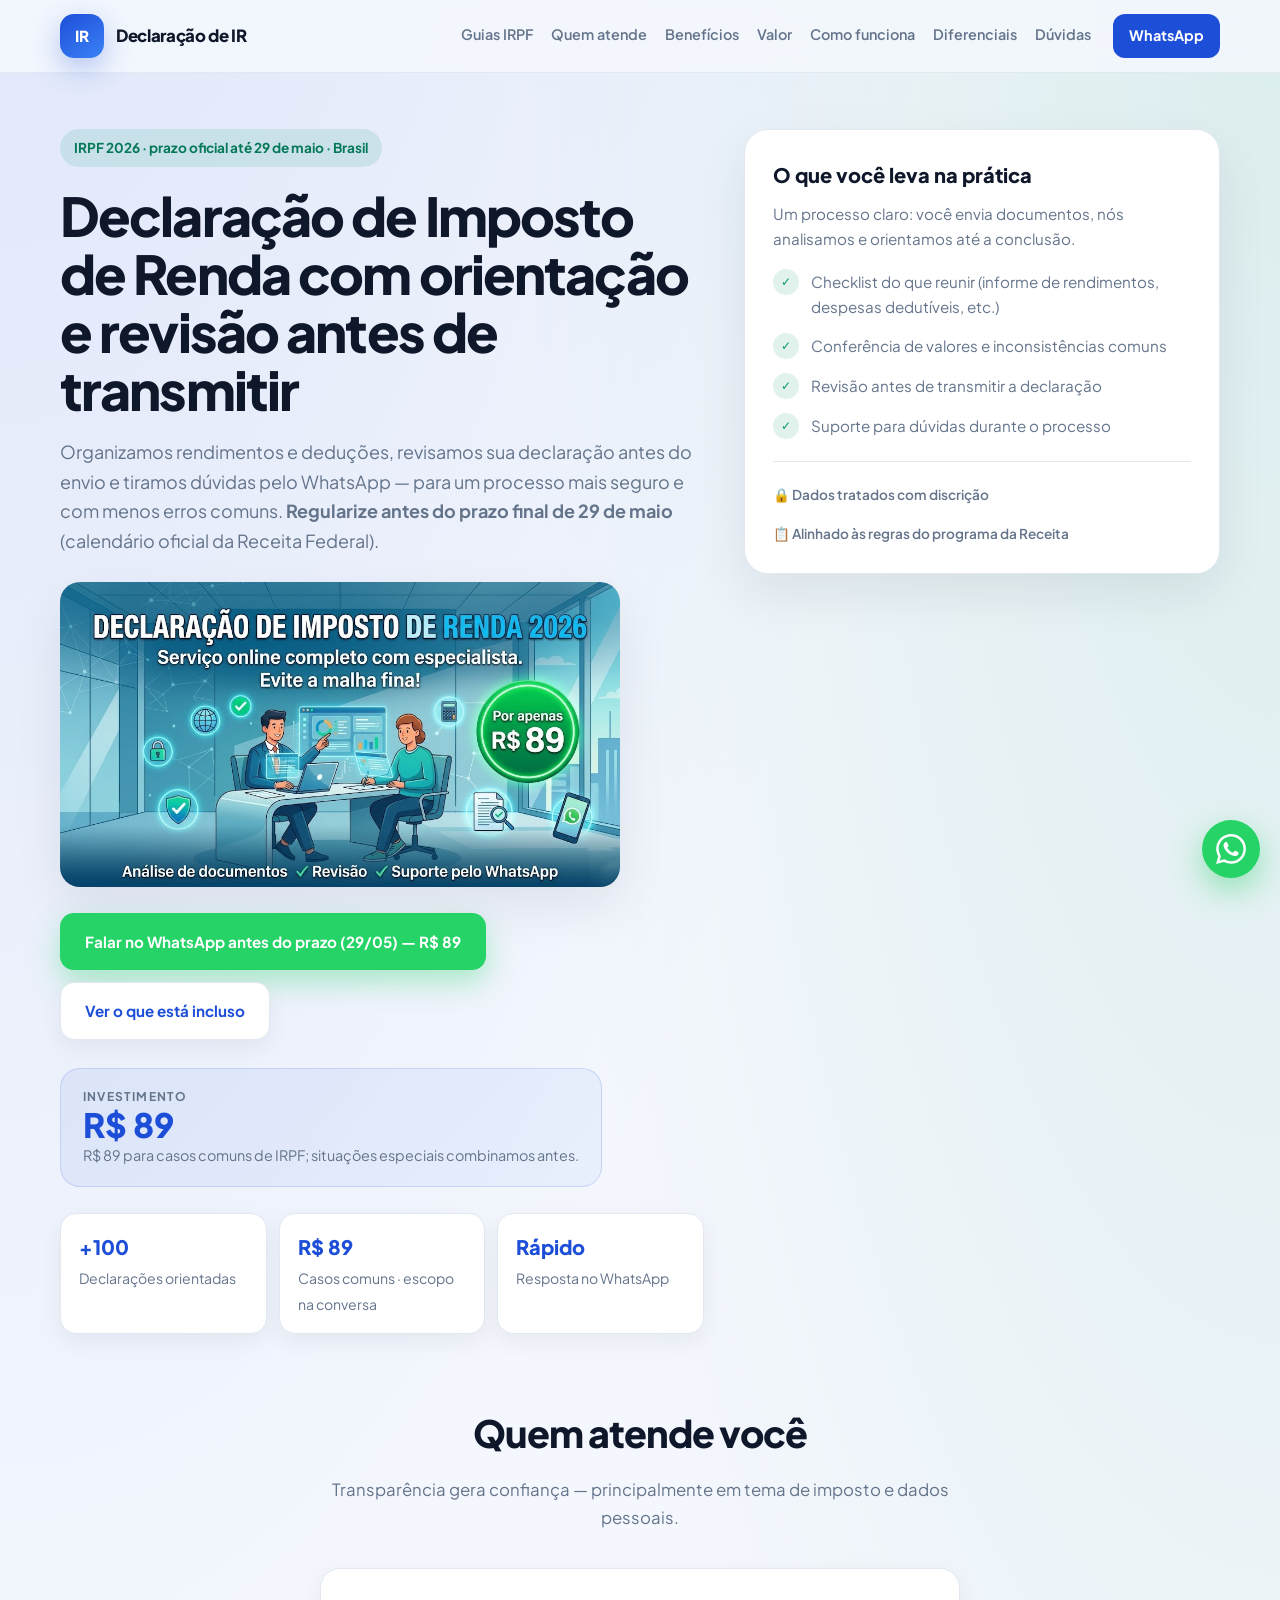
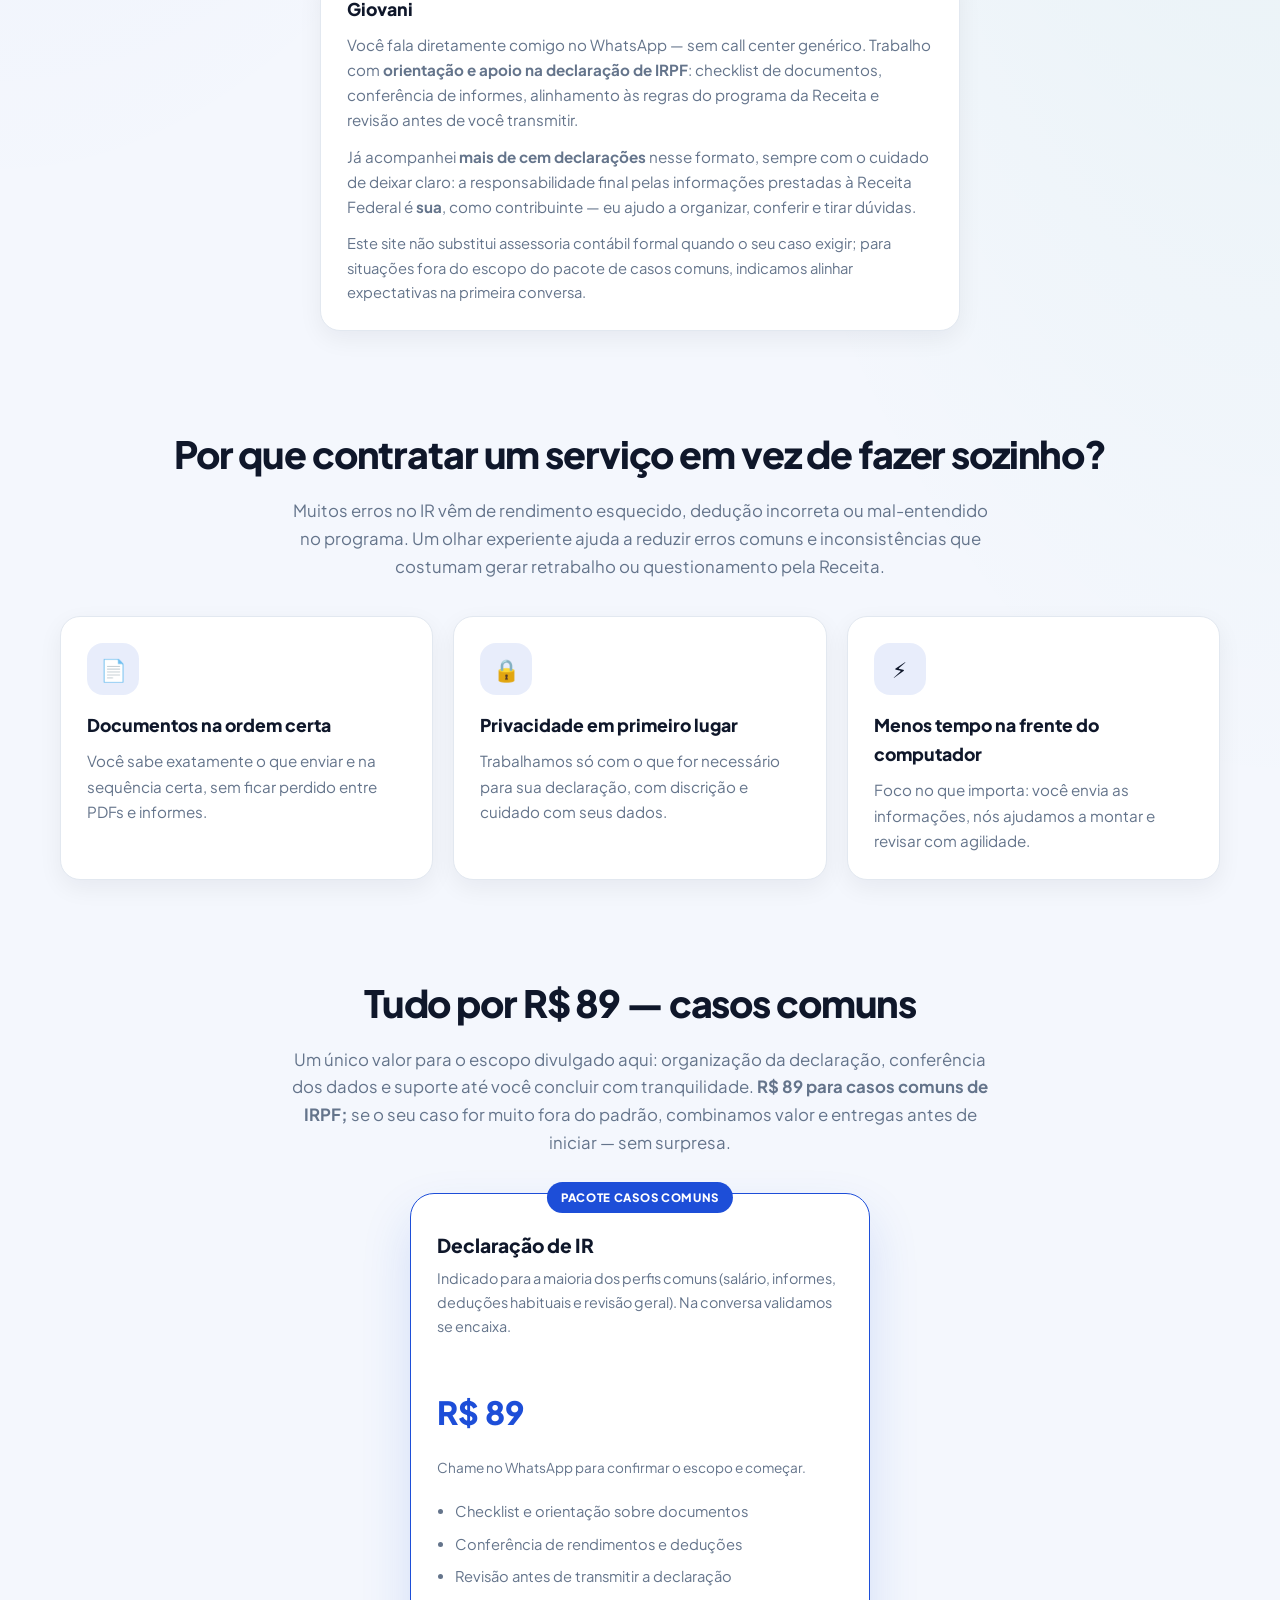
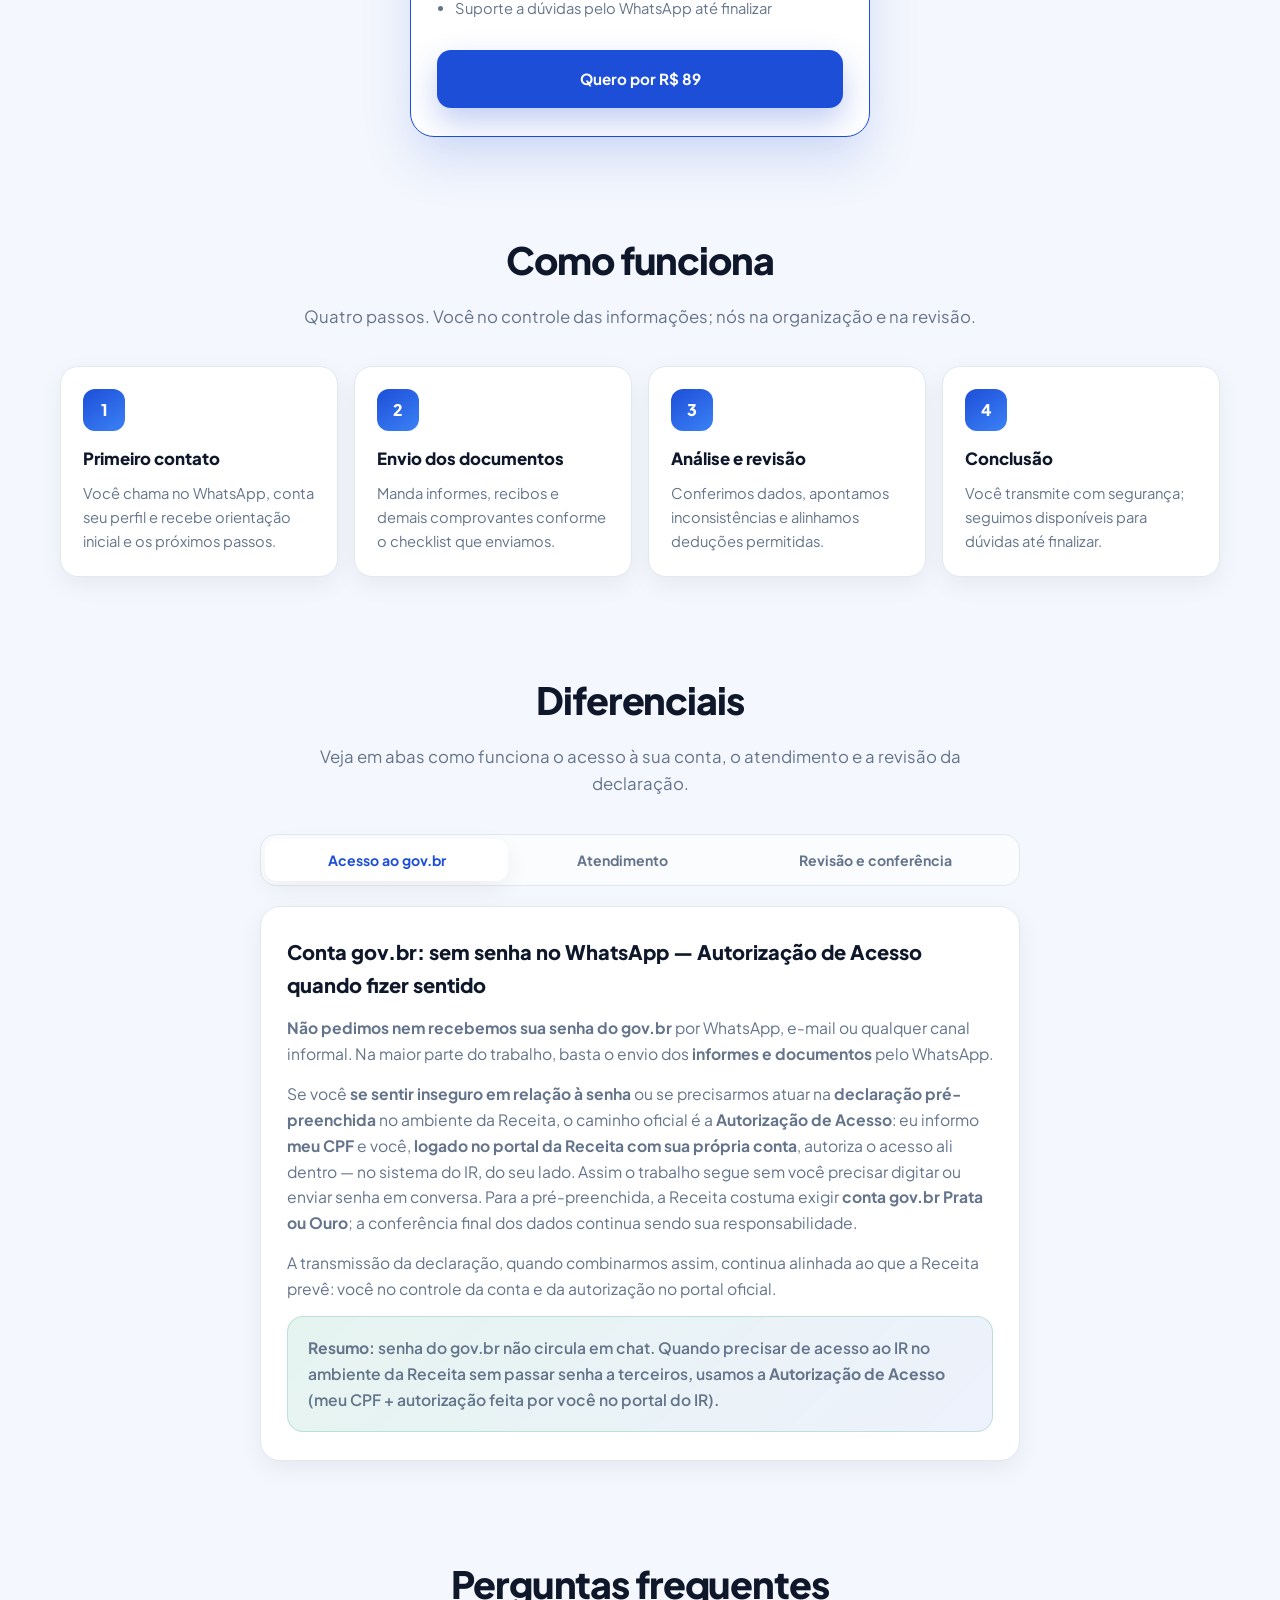
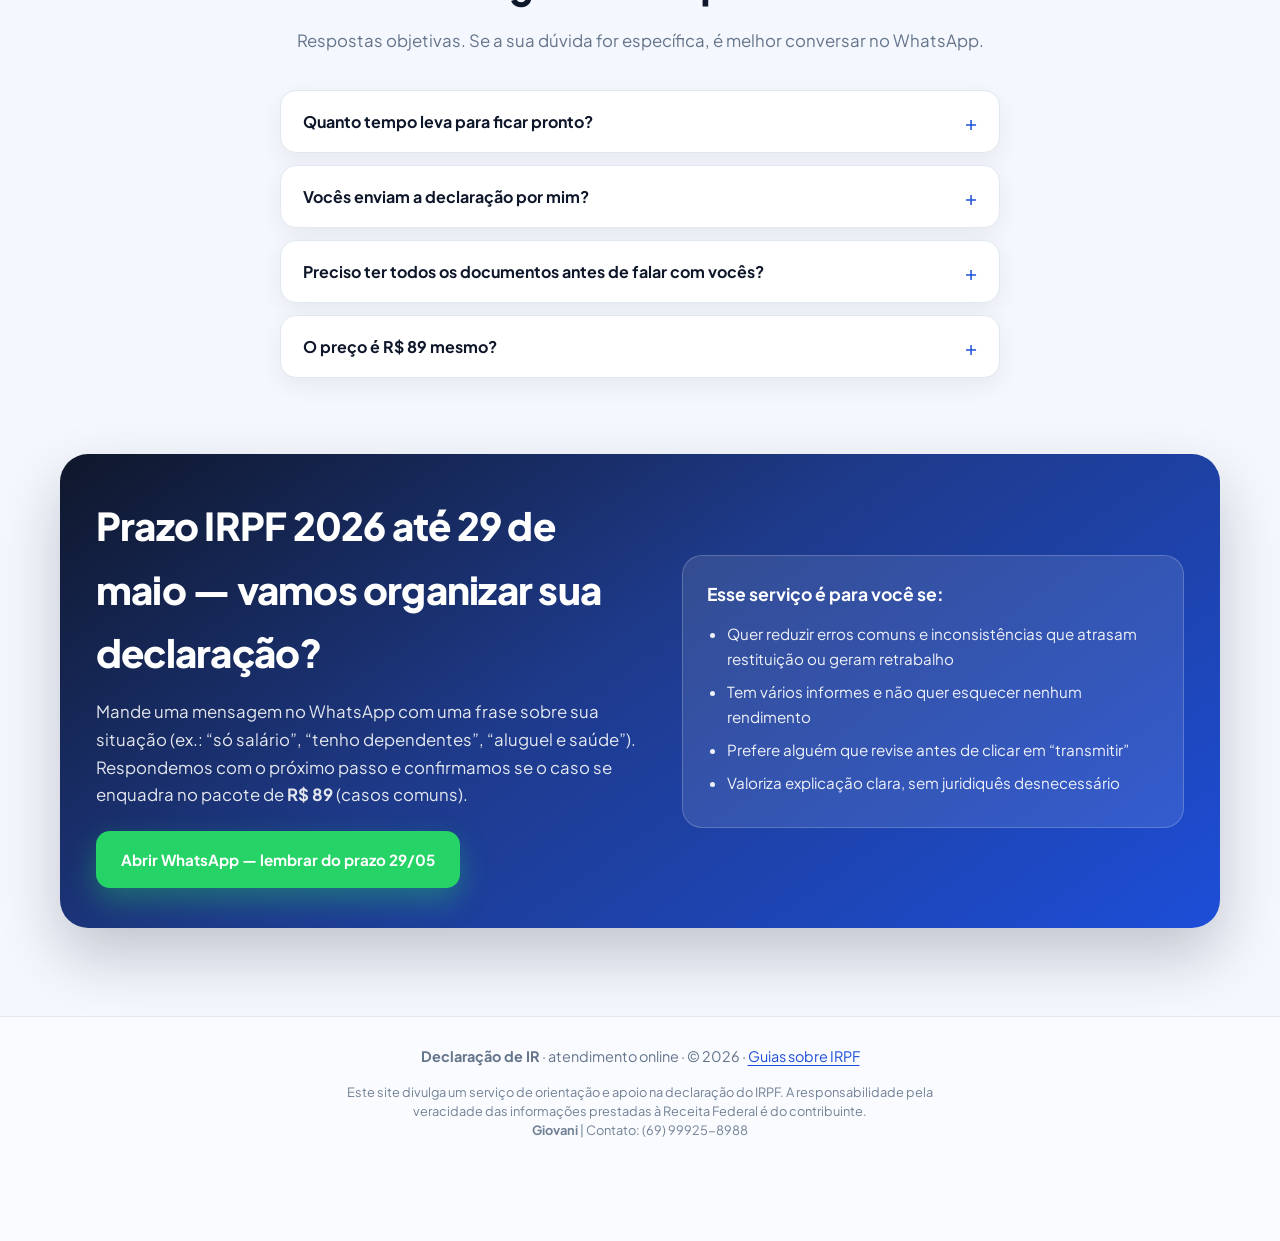
<file: index.html>
<!DOCTYPE html>
<html lang="pt-BR">
<head>
  <meta charset="UTF-8" />
  <meta name="viewport" content="width=device-width, initial-scale=1.0" />
  <meta name="theme-color" content="#1d4ed8" />
  <title>IRPF 2026 até 29/05: orientação e revisão da declaração | R$ 89 (casos comuns)</title>
  <meta name="description" content="Apoio na declaração IRPF 2026: conferência de rendimentos e deduções, revisão antes de transmitir e suporte no WhatsApp. Prazo oficial até 29 de maio. R$ 89 para casos comuns — Brasil." />
  <meta name="robots" content="index, follow, max-image-preview:large, max-snippet:-1, max-video-preview:-1" />
  <meta name="google-site-verification" content="uNihczvfZ5kMAi98OfK3_G2SwJGjaFWsbdZ4akEqGms" />
  <meta name="author" content="Declaração de IR" />
  <meta property="og:type" content="website" />
  <meta property="og:site_name" content="Declaração de IR" />
  <meta property="og:title" content="IRPF 2026 até 29/05: orientação e revisão da declaração | R$ 89" />
  <meta property="og:description" content="Organização, revisão antes de transmitir e suporte no WhatsApp. Prazo oficial até 29 de maio. R$ 89 para casos comuns de IRPF." />
  <meta property="og:locale" content="pt_BR" />
  <meta property="og:url" content="https://declarafacil-irpf.vercel.app/" />
  <meta property="og:image" content="https://declarafacil-irpf.vercel.app/imagem-capa.jpg" />
  <meta property="og:image:width" content="1024" />
  <meta property="og:image:height" content="559" />
  <meta property="og:image:alt" content="Serviço de orientação e revisão da declaração de Imposto de Renda (IRPF) com atendimento online" />
  <meta name="twitter:card" content="summary_large_image" />
  <meta name="twitter:title" content="IRPF 2026 até 29/05: orientação e revisão | R$ 89 (casos comuns)" />
  <meta name="twitter:description" content="Revisão e suporte no WhatsApp. Prazo até 29 de maio. R$ 89 para casos comuns." />
  <meta name="twitter:image" content="https://declarafacil-irpf.vercel.app/imagem-capa.jpg" />
  <link rel="canonical" href="https://declarafacil-irpf.vercel.app/" />
  
  <link rel="preconnect" href="https://fonts.googleapis.com" />
  <link rel="preconnect" href="https://fonts.gstatic.com" crossorigin />
  <link href="https://fonts.googleapis.com/css2?family=Plus+Jakarta+Sans:ital,wght@0,400;0,600;0,700;0,800;1,400&display=swap" rel="stylesheet" />
  <link rel="stylesheet" href="estilos.css" />
  <script type="application/ld+json">
    {
      "@context": "https://schema.org",
      "@graph": [
        {
          "@type": "ProfessionalService",
          "@id": "https://declarafacil-irpf.vercel.app/#organization",
          "name": "Declaração de IR",
          "description": "Orientação e apoio na declaração de IRPF (casos comuns). Sem senha de gov.br por WhatsApp; quando aplicável, Autorização de Acesso da Receita (CPF do prestador, autorização pelo cliente no portal do IR).",
          "url": "https://declarafacil-irpf.vercel.app/",
          "image": "https://declarafacil-irpf.vercel.app/imagem-capa.jpg",
          "telephone": "+5569999258988",
          "priceRange": "R$89",
          "areaServed": { "@type": "Country", "name": "Brasil" },
          "availableLanguage": "pt-BR",
          "offers": {
            "@type": "Offer",
            "name": "Declaração de IR — casos comuns (orientação e revisão)",
            "price": "89.00",
            "priceCurrency": "BRL",
            "url": "https://declarafacil-irpf.vercel.app/#valor",
            "availability": "https://schema.org/InStock"
          },
          "contactPoint": {
            "@type": "ContactPoint",
            "contactType": "sales",
            "telephone": "+5569999258988",
            "availableLanguage": "pt-BR",
            "areaServed": "BR"
          }
        },
        {
          "@type": "WebSite",
          "@id": "https://declarafacil-irpf.vercel.app/#website",
          "url": "https://declarafacil-irpf.vercel.app/",
          "name": "Declaração de IR — IRPF 2026",
          "description": "Serviço online de declaração de imposto de renda (IRPF) com revisão e suporte pelo WhatsApp.",
          "inLanguage": "pt-BR",
          "publisher": { "@id": "https://declarafacil-irpf.vercel.app/#organization" }
        },
        {
          "@type": "FAQPage",
          "@id": "https://declarafacil-irpf.vercel.app/#faq",
          "mainEntity": [
            {
              "@type": "Question",
              "name": "Quanto tempo leva para ficar pronto?",
              "acceptedAnswer": {
                "@type": "Answer",
                "text": "Depende de quanto rápido você envia os documentos e da complexidade do caso. Casos simples costumam ser resolvidos em poucos dias úteis após recebermos tudo. Na primeira conversa já estimamos um prazo."
              }
            },
            {
              "@type": "Question",
              "name": "Vocês enviam a declaração por mim?",
              "acceptedAnswer": {
                "@type": "Answer",
                "text": "O ideal é que a transmissão final seja feita por você, no seu ambiente seguro, após revisarmos juntos. Assim você mantém o controle da sua declaração. Orientamos cada passo."
              }
            },
            {
              "@type": "Question",
              "name": "Preciso ter todos os documentos antes de falar com vocês?",
              "acceptedAnswer": {
                "@type": "Answer",
                "text": "Não. Pode chamar mesmo se ainda estiver reunindo informes. Montamos a lista do que falta e você vai completando — evita esquecer algo importante."
              }
            },
            {
              "@type": "Question",
              "name": "O preço é R$ 89 mesmo?",
              "acceptedAnswer": {
                "@type": "Answer",
                "text": "Sim para a maioria dos casos comuns de IRPF divulgados nesta página. Na conversa confirmamos se o seu perfil se enquadra nesse escopo; situações mais complexas ou fora do padrão são alinhadas com valor e etapas antes de começar."
              }
            }
          ]
        }
      ]
    }
  </script>
</head>
<body>
  <header class="header">
    <div class="container header__content">
      <a class="brand" href="/" aria-label="Declaração de IR — voltar ao início">
        <span class="brand__logo" aria-hidden="true">IR</span>
        <span>Declaração de IR</span>
      </a>

      <nav class="nav" aria-label="Navegação principal">
        <a href="/guias/">Guias IRPF</a>
        <a href="#quem-atende">Quem atende</a>
        <a href="#beneficios">Benefícios</a>
        <a href="#valor">Valor</a>
        <a href="#como-funciona">Como funciona</a>
        <a href="#diferenciais">Diferenciais</a>
        <a href="#faq">Dúvidas</a>
        <a href="#contato" class="nav__cta">WhatsApp</a>
      </nav>
    </div>
  </header>

  <main id="inicio">
    <section class="hero" aria-labelledby="hero-title">
      <div class="container hero__grid">
        <div>
          <div class="badge">IRPF 2026 · prazo oficial até 29 de maio · Brasil</div>
          <h1 id="hero-title">Declaração de Imposto de Renda com orientação e revisão antes de transmitir</h1>
          <p class="hero__text">
            Organizamos rendimentos e deduções, revisamos sua declaração antes do envio e tiramos dúvidas pelo WhatsApp —
            para um processo mais seguro e com menos erros comuns. <strong>Regularize antes do prazo final de 29 de maio</strong> (calendário oficial da Receita Federal).
          </p>

          <figure class="hero__visual">
            <img
              src="imagem-capa.jpg"
              width="1024"
              height="559"
              alt="Orientação e revisão da declaração de Imposto de Renda IRPF — atendimento online em todo o Brasil"
              decoding="async"
              fetchpriority="high"
              loading="eager"
            />
          </figure>

          <div class="hero__actions">
            <a class="btn btn--wa" href="https://wa.me/5569999258988?text=Ol%C3%A1%21%20Quero%20orienta%C3%A7%C3%A3o%20para%20declarar%20antes%20do%20prazo%20%2829%2F05%29%20%E2%80%94%20caso%20comum%20R%24%2089." target="_blank" rel="noopener noreferrer">
              Falar no WhatsApp antes do prazo (29/05) — R$ 89
            </a>
            <a class="btn btn--secondary" href="#valor">Ver o que está incluso</a>
          </div>

          <div class="price-highlight" aria-label="Preço do serviço">
            <span class="price-highlight__label">Investimento</span>
            <strong class="price-highlight__value">R$ 89</strong>
            <span class="price-highlight__note">R$ 89 para casos comuns de IRPF; situações especiais combinamos antes.</span>
          </div>

          <div class="hero__stats">
            <div class="stat">
              <strong>+100</strong>
              <span>Declarações orientadas</span>
            </div>
            <div class="stat">
              <strong>R$ 89</strong>
              <span>Casos comuns · escopo na conversa</span>
            </div>
            <div class="stat">
              <strong>Rápido</strong>
              <span>Resposta no WhatsApp</span>
            </div>
          </div>
        </div>

        <aside class="hero__card" aria-label="O que está incluso">
          <h2 class="card__title">O que você leva na prática</h2>
          <p style="color: var(--muted); margin: 0; font-size: 0.95rem;">
            Um processo claro: você envia documentos, nós analisamos e orientamos até a conclusão.
          </p>

          <ul class="card__list">
            <li><span class="check" aria-hidden="true">✓</span> Checklist do que reunir (informe de rendimentos, despesas dedutíveis, etc.)</li>
            <li><span class="check" aria-hidden="true">✓</span> Conferência de valores e inconsistências comuns</li>
            <li><span class="check" aria-hidden="true">✓</span> Revisão antes de transmitir a declaração</li>
            <li><span class="check" aria-hidden="true">✓</span> Suporte para dúvidas durante o processo</li>
          </ul>

          <div class="trust-strip">
            <span>🔒 Dados tratados com discrição</span>
            <span>📋 Alinhado às regras do programa da Receita</span>
          </div>
        </aside>
      </div>
    </section>

    <section class="section" id="quem-atende" aria-labelledby="quem-atende-title">
      <div class="container">
        <div class="section__header">
          <h2 id="quem-atende-title">Quem atende você</h2>
          <p>
            Transparência gera confiança — principalmente em tema de imposto e dados pessoais.
          </p>
        </div>
        <div class="features" style="grid-template-columns: 1fr; max-width: 640px; margin: 0 auto;">
          <article class="feature" style="text-align: left;">
            <h3 style="margin-top: 0;">Giovani</h3>
            <p style="margin-bottom: 12px;">
              Você fala diretamente comigo no WhatsApp — sem call center genérico. Trabalho com <strong>orientação e apoio na declaração de IRPF</strong>:
              checklist de documentos, conferência de informes, alinhamento às regras do programa da Receita e revisão antes de você transmitir.
            </p>
            <p style="margin-bottom: 12px;">
              Já acompanhei <strong>mais de cem declarações</strong> nesse formato, sempre com o cuidado de deixar claro: a responsabilidade final pelas informações
              prestadas à Receita Federal é <strong>sua</strong>, como contribuinte — eu ajudo a organizar, conferir e tirar dúvidas.
            </p>
            <p style="margin: 0; font-size: 0.92rem;">
              Este site não substitui assessoria contábil formal quando o seu caso exigir; para situações fora do escopo do pacote de casos comuns, indicamos alinhar expectativas na primeira conversa.
            </p>
          </article>
        </div>
      </div>
    </section>

    <section class="section" id="beneficios" aria-labelledby="beneficios-title">
      <div class="container">
        <div class="section__header">
          <h2 id="beneficios-title">Por que contratar um serviço em vez de fazer sozinho?</h2>
          <p>
            Muitos erros no IR vêm de rendimento esquecido, dedução incorreta ou mal-entendido no programa.
            Um olhar experiente ajuda a reduzir erros comuns e inconsistências que costumam gerar retrabalho ou questionamento pela Receita.
          </p>
        </div>

        <div class="features">
          <article class="feature">
            <div class="feature__icon" aria-hidden="true">📄</div>
            <h3>Documentos na ordem certa</h3>
            <p>
              Você sabe exatamente o que enviar e na sequência certa, sem ficar perdido entre PDFs e informes.
            </p>
          </article>

          <article class="feature">
            <div class="feature__icon" aria-hidden="true">🔒</div>
            <h3>Privacidade em primeiro lugar</h3>
            <p>
              Trabalhamos só com o que for necessário para sua declaração, com discrição e cuidado com seus dados.
            </p>
          </article>

          <article class="feature">
            <div class="feature__icon" aria-hidden="true">⚡</div>
            <h3>Menos tempo na frente do computador</h3>
            <p>
              Foco no que importa: você envia as informações, nós ajudamos a montar e revisar com agilidade.
            </p>
          </article>
        </div>
      </div>
    </section>

    <section class="section" id="valor" aria-labelledby="valor-title">
      <div class="container">
        <div class="section__header">
          <h2 id="valor-title">Tudo por R$ 89 — casos comuns</h2>
          <p>
            Um único valor para o escopo divulgado aqui: organização da declaração, conferência dos dados e suporte até você concluir com tranquilidade.
            <strong>R$ 89 para casos comuns de IRPF;</strong> se o seu caso for muito fora do padrão, combinamos valor e entregas antes de iniciar — sem surpresa.
          </p>
        </div>

        <div class="plans plans--single">
          <article class="plan plan--featured">
            <span class="plan__tag">Pacote casos comuns</span>
            <h3>Declaração de IR</h3>
            <p class="plan__for">Indicado para a maioria dos perfis comuns (salário, informes, deduções habituais e revisão geral). Na conversa validamos se encaixa.</p>
            <p class="plan__price">R$ 89</p>
            <p class="plan__note">Chame no WhatsApp para confirmar o escopo e começar.</p>
            <ul>
              <li>Checklist e orientação sobre documentos</li>
              <li>Conferência de rendimentos e deduções</li>
              <li>Revisão antes de transmitir a declaração</li>
              <li>Suporte a dúvidas pelo WhatsApp até finalizar</li>
            </ul>
            <a class="btn btn--primary" href="https://wa.me/5569999258988?text=Ol%C3%A1%21%20Quero%20contratar%20a%20declara%C3%A7%C3%A3o%20de%20IR%20por%20R%24%2089." target="_blank" rel="noopener noreferrer">Quero por R$ 89</a>
          </article>
        </div>
      </div>
    </section>

    <section class="section" id="como-funciona" aria-labelledby="como-title">
      <div class="container">
        <div class="section__header">
          <h2 id="como-title">Como funciona</h2>
          <p>Quatro passos. Você no controle das informações; nós na organização e na revisão.</p>
        </div>

        <div class="steps">
          <article class="step">
            <div class="step__number" aria-hidden="true">1</div>
            <h3>Primeiro contato</h3>
            <p>Você chama no WhatsApp, conta seu perfil e recebe orientação inicial e os próximos passos.</p>
          </article>

          <article class="step">
            <div class="step__number" aria-hidden="true">2</div>
            <h3>Envio dos documentos</h3>
            <p>Manda informes, recibos e demais comprovantes conforme o checklist que enviamos.</p>
          </article>

          <article class="step">
            <div class="step__number" aria-hidden="true">3</div>
            <h3>Análise e revisão</h3>
            <p>Conferimos dados, apontamos inconsistências e alinhamos deduções permitidas.</p>
          </article>

          <article class="step">
            <div class="step__number" aria-hidden="true">4</div>
            <h3>Conclusão</h3>
            <p>Você transmite com segurança; seguimos disponíveis para dúvidas até finalizar.</p>
          </article>
        </div>
      </div>
    </section>

    <section class="section" id="diferenciais" aria-labelledby="dif-title">
      <div class="container">
        <div class="section__header">
          <h2 id="dif-title">Diferenciais</h2>
          <p>
            Veja em abas como funciona o acesso à sua conta, o atendimento e a revisão da declaração.
          </p>
        </div>

        <div class="tabs-dif" data-tabs-diferenciais>
          <div class="tabs-dif__list" role="tablist" aria-label="Abas de diferenciais do serviço">
            <button
              type="button"
              class="tabs-dif__tab"
              role="tab"
              id="tab-dif-acesso"
              aria-selected="true"
              aria-controls="panel-dif-acesso"
              tabindex="0"
            >
              Acesso ao gov.br
            </button>
            <button
              type="button"
              class="tabs-dif__tab"
              role="tab"
              id="tab-dif-atendimento"
              aria-selected="false"
              aria-controls="panel-dif-atendimento"
              tabindex="-1"
            >
              Atendimento
            </button>
            <button
              type="button"
              class="tabs-dif__tab"
              role="tab"
              id="tab-dif-revisao"
              aria-selected="false"
              aria-controls="panel-dif-revisao"
              tabindex="-1"
            >
              Revisão e conferência
            </button>
          </div>

          <div
            class="tabs-dif__panel"
            id="panel-dif-acesso"
            role="tabpanel"
            aria-labelledby="tab-dif-acesso"
            tabindex="0"
          >
            <h3>Conta gov.br: sem senha no WhatsApp — Autorização de Acesso quando fizer sentido</h3>
            <p>
              <strong>Não pedimos nem recebemos sua senha do gov.br</strong> por WhatsApp, e-mail ou qualquer canal informal.
              Na maior parte do trabalho, basta o envio dos <strong>informes e documentos</strong> pelo WhatsApp.
            </p>
            <p>
              Se você <strong>se sentir inseguro em relação à senha</strong> ou se precisarmos atuar na <strong>declaração pré-preenchida</strong> no ambiente da Receita,
              o caminho oficial é a <strong>Autorização de Acesso</strong>: eu informo <strong>meu CPF</strong> e você, <strong>logado no portal da Receita com sua própria conta</strong>,
              autoriza o acesso ali dentro — no sistema do IR, do seu lado. Assim o trabalho segue sem você precisar digitar ou enviar senha em conversa.
              Para a pré-preenchida, a Receita costuma exigir <strong>conta gov.br Prata ou Ouro</strong>; a conferência final dos dados continua sendo sua responsabilidade.
            </p>
            <p>
              A transmissão da declaração, quando combinarmos assim, continua alinhada ao que a Receita prevê: você no controle da conta e da autorização no portal oficial.
            </p>
            <p class="tabs-dif__callout">
              <strong>Resumo:</strong> senha do gov.br não circula em chat. Quando precisar de acesso ao IR no ambiente da Receita sem passar senha a terceiros, usamos a
              <strong>Autorização de Acesso</strong> (meu CPF + autorização feita por você no portal do IR).
            </p>
          </div>

          <div
            class="tabs-dif__panel"
            id="panel-dif-atendimento"
            role="tabpanel"
            aria-labelledby="tab-dif-atendimento"
            tabindex="0"
            hidden
          >
            <h3>Atendimento humano e direto</h3>
            <p>
              Dúvidas respondidas no WhatsApp, com linguagem clara e sem fila de robô. Explicamos o que cada etapa significa
              para você tomar decisão com tranquilidade.
            </p>
            <ul>
              <li>Primeiro contato rápido para entender seu caso</li>
              <li>Orientação sobre documentos e prazos</li>
              <li>Suporte até você concluir a declaração</li>
            </ul>
          </div>

          <div
            class="tabs-dif__panel"
            id="panel-dif-revisao"
            role="tabpanel"
            aria-labelledby="tab-dif-revisao"
            tabindex="0"
            hidden
          >
            <h3>Revisão para evitar inconsistências frequentes</h3>
            <p>
              Cada etapa é explicada com clareza: o que enviar, quando conferir e como fechar a declaração sem surpresas.
            </p>
            <p>
              Cruzamos informes e revisamos campos sensíveis para reduzir erros comuns e inconsistências que costumam gerar questionamento
              pela Receita Federal. Isso não elimina riscos tributários — ninguém pode garantir isso —, mas deixa o processo mais organizado e alinhado ao programa.
            </p>
          </div>
        </div>
      </div>
    </section>

    <section class="section" id="faq" aria-labelledby="faq-title">
      <div class="container">
        <div class="section__header">
          <h2 id="faq-title">Perguntas frequentes</h2>
          <p>Respostas objetivas. Se a sua dúvida for específica, é melhor conversar no WhatsApp.</p>
        </div>

        <div class="faq">
          <div class="faq-item">
            <button type="button" aria-expanded="false" aria-controls="faq-a1" id="faq-q1">
              Quanto tempo leva para ficar pronto?
              <span class="faq__icon" aria-hidden="true">+</span>
            </button>
            <div class="faq__panel" id="faq-a1" role="region" aria-labelledby="faq-q1">
              Depende de quanto rápido você envia os documentos e da complexidade do caso. Casos simples costumam ser resolvidos em poucos dias úteis após recebermos tudo. Na primeira conversa já estimamos um prazo.
            </div>
          </div>

          <div class="faq-item">
            <button type="button" aria-expanded="false" aria-controls="faq-a2" id="faq-q2">
              Vocês enviam a declaração por mim?
              <span class="faq__icon" aria-hidden="true">+</span>
            </button>
            <div class="faq__panel" id="faq-a2" role="region" aria-labelledby="faq-q2">
              O ideal é que a transmissão final seja feita por você, no seu ambiente seguro, após revisarmos juntos. Assim você mantém o controle da sua declaração. Orientamos cada passo.
            </div>
          </div>

          <div class="faq-item">
            <button type="button" aria-expanded="false" aria-controls="faq-a3" id="faq-q3">
              Preciso ter todos os documentos antes de falar com vocês?
              <span class="faq__icon" aria-hidden="true">+</span>
            </button>
            <div class="faq__panel" id="faq-a3" role="region" aria-labelledby="faq-q3">
              Não. Pode chamar mesmo se ainda estiver reunindo informes. Montamos a lista do que falta e você vai completando — evita esquecer algo importante.
            </div>
          </div>

          <div class="faq-item">
            <button type="button" aria-expanded="false" aria-controls="faq-a4" id="faq-q4">
              O preço é R$ 89 mesmo?
              <span class="faq__icon" aria-hidden="true">+</span>
            </button>
            <div class="faq__panel" id="faq-a4" role="region" aria-labelledby="faq-q4">
              Sim para a maioria dos <strong>casos comuns de IRPF</strong> divulgados nesta página. Na conversa confirmamos se o seu perfil se encaixa nesse escopo; situações mais complexas ou fora do padrão são alinhadas (valor e etapas) antes de começar — transparência total.
            </div>
          </div>
        </div>
      </div>
    </section>

    <section class="cta" id="contato" aria-labelledby="cta-title">
      <div class="container">
        <div class="cta__box">
          <div>
            <h2 id="cta-title">Prazo IRPF 2026 até 29 de maio — vamos organizar sua declaração?</h2>
            <p>
              Mande uma mensagem no WhatsApp com uma frase sobre sua situação (ex.: “só salário”, “tenho dependentes”, “aluguel e saúde”).
              Respondemos com o próximo passo e confirmamos se o caso se enquadra no pacote de <strong>R$ 89</strong> (casos comuns).
            </p>
            <a class="btn btn--wa" href="https://wa.me/5569999258988?text=Ol%C3%A1%21%20Quero%20ajuda%20com%20IRPF%202026%20antes%20do%20prazo%20%2829%2F05%29." target="_blank" rel="noopener noreferrer">
              Abrir WhatsApp — lembrar do prazo 29/05
            </a>
          </div>

          <div class="cta__panel">
            <strong>Esse serviço é para você se:</strong>
            <ul>
              <li>Quer reduzir erros comuns e inconsistências que atrasam restituição ou geram retrabalho</li>
              <li>Tem vários informes e não quer esquecer nenhum rendimento</li>
              <li>Prefere alguém que revise antes de clicar em “transmitir”</li>
              <li>Valoriza explicação clara, sem juridiquês desnecessário</li>
            </ul>
          </div>
        </div>
      </div>
    </section>
  </main>

  <footer class="footer">
    <div class="container">
      <p style="margin: 0;"><strong>Declaração de IR</strong> · atendimento online · © 2026 · <a href="/guias/">Guias sobre IRPF</a></p>
      <p class="footer__disclaimer">
        Este site divulga um serviço de orientação e apoio na declaração do IRPF. A responsabilidade pela veracidade das informações prestadas à Receita Federal é do contribuinte.<br>
        <strong>Giovani</strong> | Contato: (69) 99925-8988
      </p>
    </div>
  </footer>

  <a
    class="wa-float"
    href="https://wa.me/5569999258988?text=Ol%C3%A1%21%20Vim%20pelo%20site%20e%20quero%20falar%20sobre%20declara%C3%A7%C3%A3o%20de%20IR."
    target="_blank"
    rel="noopener noreferrer"
    aria-label="Conversar no WhatsApp"
  >
    <svg viewBox="0 0 24 24" aria-hidden="true"><path d="M17.472 14.382c-.297-.149-1.758-.867-2.03-.967-.273-.099-.471-.148-.67.15-.197.297-.767.966-.94 1.164-.173.199-.347.223-.644.075-.297-.15-1.255-.463-2.39-1.475-.883-.788-1.48-1.761-1.653-2.059-.173-.297-.018-.458.13-.606.134-.133.298-.347.446-.52.149-.174.198-.298.298-.497.099-.198.05-.371-.025-.52-.075-.149-.669-1.612-.916-2.207-.242-.579-.487-.5-.669-.51-.173-.008-.371-.01-.57-.01-.198 0-.52.074-.792.372-.272.297-1.04 1.016-1.04 2.479 0 1.462 1.065 2.875 1.213 3.074.149.198 2.096 3.2 5.077 4.487.709.306 1.262.489 1.694.625.712.227 1.36.195 1.871.118.571-.085 1.758-.719 2.006-1.413.248-.694.248-1.289.173-1.413-.074-.124-.272-.198-.57-.347m-5.421 7.403h-.004a9.87 9.87 0 01-5.031-1.378l-.361-.214-3.741.982.998-3.648-.235-.374a9.86 9.86 0 01-1.51-5.26c.001-5.45 4.436-9.884 9.888-9.884 2.64 0 5.122 1.03 6.988 2.898a9.825 9.825 0 012.893 6.994c-.003 5.45-4.435 9.884-9.885 9.884m8.413-18.297A11.815 11.815 0 0012.05 0C5.495 0 .16 5.335.157 11.892c0 2.096.547 4.142 1.588 5.945L.057 24l6.305-1.654a11.882 11.882 0 005.683 1.448h.005c6.554 0 11.89-5.335 11.893-11.893a11.821 11.821 0 00-3.48-8.413z"/></svg>
  </a>

  <script>
    (function () {
      document.querySelectorAll(".faq-item button").forEach(function (btn) {
        btn.addEventListener("click", function () {
          var item = btn.closest(".faq-item");
          var open = item.classList.toggle("is-open");
          btn.setAttribute("aria-expanded", open ? "true" : "false");
        });
      });

      var tabsRoot = document.querySelector("[data-tabs-diferenciais]");
      if (tabsRoot) {
        var tabButtons = tabsRoot.querySelectorAll('.tabs-dif__tab[role="tab"]');
        var tabPanels = tabsRoot.querySelectorAll('[role="tabpanel"]');

        function selectTab(index, moveFocus) {
          tabButtons.forEach(function (t, i) {
            var on = i === index;
            t.setAttribute("aria-selected", on ? "true" : "false");
            t.tabIndex = on ? 0 : -1;
            tabPanels[i].hidden = !on;
          });
          if (moveFocus) {
            tabButtons[index].focus();
          }
        }

        tabButtons.forEach(function (tab, index) {
          tab.addEventListener("click", function () {
            selectTab(index, false);
            tab.focus();
          });
          tab.addEventListener("keydown", function (e) {
            var next = index;
            if (e.key === "ArrowRight" || e.key === "ArrowDown") {
              next = (index + 1) % tabButtons.length;
              e.preventDefault();
              selectTab(next, true);
            } else if (e.key === "ArrowLeft" || e.key === "ArrowUp") {
              next = (index - 1 + tabButtons.length) % tabButtons.length;
              e.preventDefault();
              selectTab(next, true);
            } else if (e.key === "Home") {
              e.preventDefault();
              selectTab(0, true);
            } else if (e.key === "End") {
              e.preventDefault();
              selectTab(tabButtons.length - 1, true);
            }
          });
        });
      }
    })();
  </script>
</body>
</html>
</file>
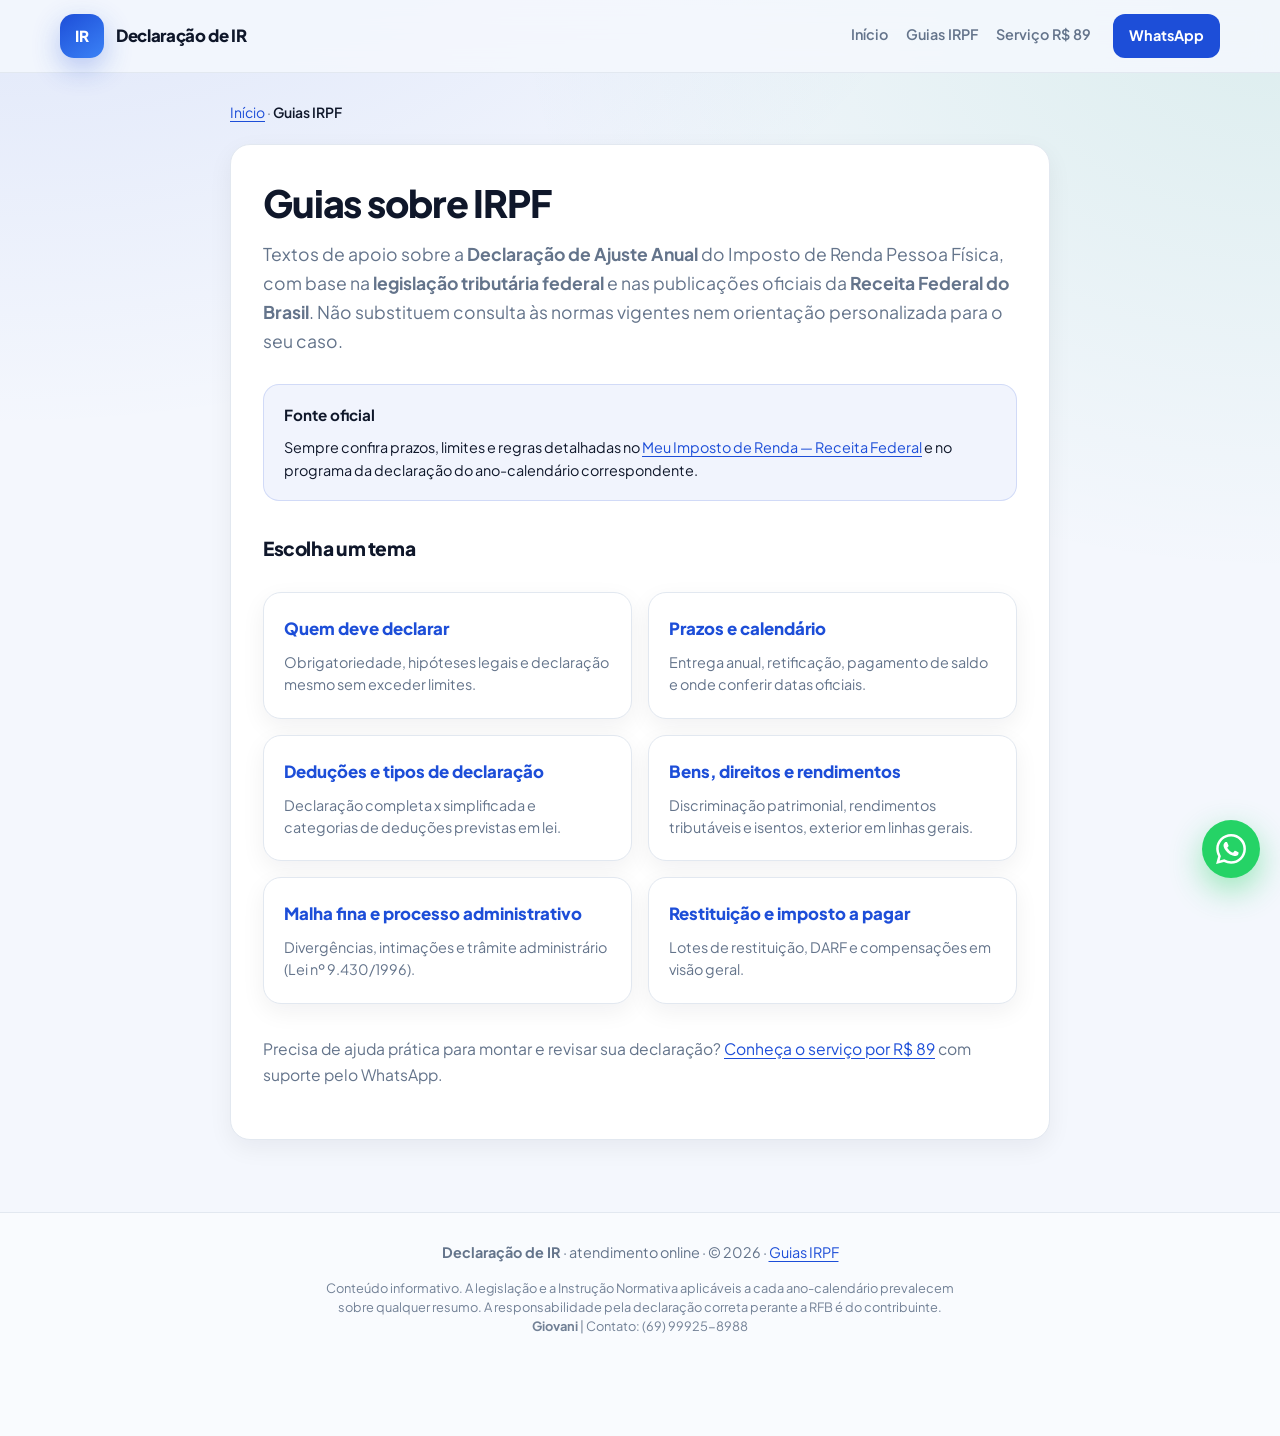
<file: guias/index.html>
﻿<!DOCTYPE html>
<html lang="pt-BR">
<head>
  <meta charset="UTF-8" />
  <meta name="viewport" content="width=device-width, initial-scale=1.0" />
  <meta name="theme-color" content="#1d4ed8" />
  <title>Guias IRPF: regras, prazos e declaração | Declaração de IR</title>
  <meta name="description" content="Guias sobre Imposto de Renda Pessoa Física (IRPF): obrigatoriedade, prazos, deduções, bens e direitos, malha fina e restituição — com base na legislação e nas orientações da Receita Federal." />
  <meta name="robots" content="index, follow" />
  <link rel="canonical" href="https://declarafacil-irpf.vercel.app/guias/" />
  <link rel="preconnect" href="https://fonts.googleapis.com" />
  <link rel="preconnect" href="https://fonts.gstatic.com" crossorigin />
  <link href="https://fonts.googleapis.com/css2?family=Plus+Jakarta+Sans:ital,wght@0,400;0,600;0,700;0,800;1,400&display=swap" rel="stylesheet" />
  <link rel="stylesheet" href="../estilos.css" />
  <script type="application/ld+json">
    {
      "@context": "https://schema.org",
      "@graph": [
        {
          "@type": "WebSite",
          "@id": "https://declarafacil-irpf.vercel.app/#website",
          "url": "https://declarafacil-irpf.vercel.app/",
          "name": "Declaração de IR"
        },
        {
          "@type": "CollectionPage",
          "@id": "https://declarafacil-irpf.vercel.app/guias/#page",
          "url": "https://declarafacil-irpf.vercel.app/guias/",
          "name": "Guias sobre IRPF",
          "description": "Conteúdo informativo sobre declaração de Imposto de Renda Pessoa Física, alinhado à legislação e às fontes oficiais da Receita Federal.",
          "isPartOf": { "@id": "https://declarafacil-irpf.vercel.app/#website" },
          "inLanguage": "pt-BR"
        },
        {
          "@type": "BreadcrumbList",
          "itemListElement": [
            { "@type": "ListItem", "position": 1, "name": "Início", "item": "https://declarafacil-irpf.vercel.app/" },
            { "@type": "ListItem", "position": 2, "name": "Guias IRPF", "item": "https://declarafacil-irpf.vercel.app/guias/" }
          ]
        }
      ]
    }
  </script>
</head>
<body>
  <header class="header">
    <div class="container header__content">
      <a class="brand" href="/" aria-label="Declaração de IR — início">
        <span class="brand__logo" aria-hidden="true">IR</span>
        <span>Declaração de IR</span>
      </a>
      <nav class="nav" aria-label="Navegação principal">
        <a href="/">Início</a>
        <a href="/guias/" aria-current="page">Guias IRPF</a>
        <a href="/#valor">Serviço R$ 89</a>
        <a href="https://wa.me/5569999258988?text=Ol%C3%A1%21%20Quero%20ajuda%20com%20IRPF." class="nav__cta" target="_blank" rel="noopener noreferrer">WhatsApp</a>
      </nav>
    </div>
  </header>

  <main class="page-main" id="conteudo">
    <div class="container">
      <nav class="breadcrumb" aria-label="Trilha de navegação">
        <a href="/">Início</a> · <span>Guias IRPF</span>
      </nav>

      <article class="article">
        <h1>Guias sobre IRPF</h1>
        <p class="lead">
          Textos de apoio sobre a <strong>Declaração de Ajuste Anual</strong> do Imposto de Renda Pessoa Física, com base na
          <strong>legislação tributária federal</strong> e nas publicações oficiais da <strong>Receita Federal do Brasil</strong>.
          Não substituem consulta às normas vigentes nem orientação personalizada para o seu caso.
        </p>

        <div class="legal-box">
          <strong>Fonte oficial</strong>
          Sempre confira prazos, limites e regras detalhadas no
          <a href="https://www.gov.br/receitafederal/pt-br/assuntos/meu-imposto-de-renda" target="_blank" rel="noopener noreferrer">Meu Imposto de Renda — Receita Federal</a>
          e no programa da declaração do ano-calendário correspondente.
        </div>

        <h2>Escolha um tema</h2>
        <div class="guide-grid">
          <a class="guide-card" href="quem-deve-declarar.html">
            <h2>Quem deve declarar</h2>
            <p>Obrigatoriedade, hipóteses legais e declaração mesmo sem exceder limites.</p>
          </a>
          <a class="guide-card" href="prazos-calendario.html">
            <h2>Prazos e calendário</h2>
            <p>Entrega anual, retificação, pagamento de saldo e onde conferir datas oficiais.</p>
          </a>
          <a class="guide-card" href="deducoes-e-tipos-declaracao.html">
            <h2>Deduções e tipos de declaração</h2>
            <p>Declaração completa x simplificada e categorias de deduções previstas em lei.</p>
          </a>
          <a class="guide-card" href="bens-direitos-rendimentos.html">
            <h2>Bens, direitos e rendimentos</h2>
            <p>Discriminação patrimonial, rendimentos tributáveis e isentos, exterior em linhas gerais.</p>
          </a>
          <a class="guide-card" href="malha-fina-e-processo.html">
            <h2>Malha fina e processo administrativo</h2>
            <p>Divergências, intimações e trâmite administrário (Lei nº 9.430/1996).</p>
          </a>
          <a class="guide-card" href="restituicao-e-imposto-pagar.html">
            <h2>Restituição e imposto a pagar</h2>
            <p>Lotes de restituição, DARF e compensações em visão geral.</p>
          </a>
        </div>

        <p style="margin-top: 2rem;">
          Precisa de ajuda prática para montar e revisar sua declaração?
          <a href="/">Conheça o serviço por R$ 89</a> com suporte pelo WhatsApp.
        </p>
      </article>
    </div>
  </main>

  <footer class="footer">
    <div class="container">
      <p style="margin: 0;"><strong>Declaração de IR</strong> · atendimento online · © 2026 · <a href="/guias/">Guias IRPF</a></p>
      <p class="footer__disclaimer">
        Conteúdo informativo. A legislação e a Instrução Normativa aplicáveis a cada ano-calendário prevalecem sobre qualquer resumo.
        A responsabilidade pela declaração correta perante a RFB é do contribuinte.<br>
        <strong>Giovani</strong> | Contato: (69) 99925-8988
      </p>
    </div>
  </footer>

  <a
    class="wa-float"
    href="https://wa.me/5569999258988?text=Ol%C3%A1%21%20Vim%20pelos%20guias%20de%20IRPF."
    target="_blank"
    rel="noopener noreferrer"
    aria-label="Conversar no WhatsApp"
  >
    <svg viewBox="0 0 24 24" aria-hidden="true"><path d="M17.472 14.382c-.297-.149-1.758-.867-2.03-.967-.273-.099-.471-.148-.67.15-.197.297-.767.966-.94 1.164-.173.199-.347.223-.644.075-.297-.15-1.255-.463-2.39-1.475-.883-.788-1.48-1.761-1.653-2.059-.173-.297-.018-.458.13-.606.134-.133.298-.347.446-.52.149-.174.198-.298.298-.497.099-.198.05-.371-.025-.52-.075-.149-.669-1.612-.916-2.207-.242-.579-.487-.5-.669-.51-.173-.008-.371-.01-.57-.01-.198 0-.52.074-.792.372-.272.297-1.04 1.016-1.04 2.479 0 1.462 1.065 2.875 1.213 3.074.149.198 2.096 3.2 5.077 4.487.709.306 1.262.489 1.694.625.712.227 1.36.195 1.871.118.571-.085 1.758-.719 2.006-1.413.248-.694.248-1.289.173-1.413-.074-.124-.272-.198-.57-.347m-5.421 7.403h-.004a9.87 9.87 0 01-5.031-1.378l-.361-.214-3.741.982.998-3.648-.235-.374a9.86 9.86 0 01-1.51-5.26c.001-5.45 4.436-9.884 9.888-9.884 2.64 0 5.122 1.03 6.988 2.898a9.825 9.825 0 012.893 6.994c-.003 5.45-4.435 9.884-9.885 9.884m8.413-18.297A11.815 11.815 0 0012.05 0C5.495 0 .16 5.335.157 11.892c0 2.096.547 4.142 1.588 5.945L.057 24l6.305-1.654a11.882 11.882 0 005.683 1.448h.005c6.554 0 11.89-5.335 11.893-11.893a11.821 11.821 0 00-3.48-8.413z"/></svg>
  </a>
</body>
</html>
</file>
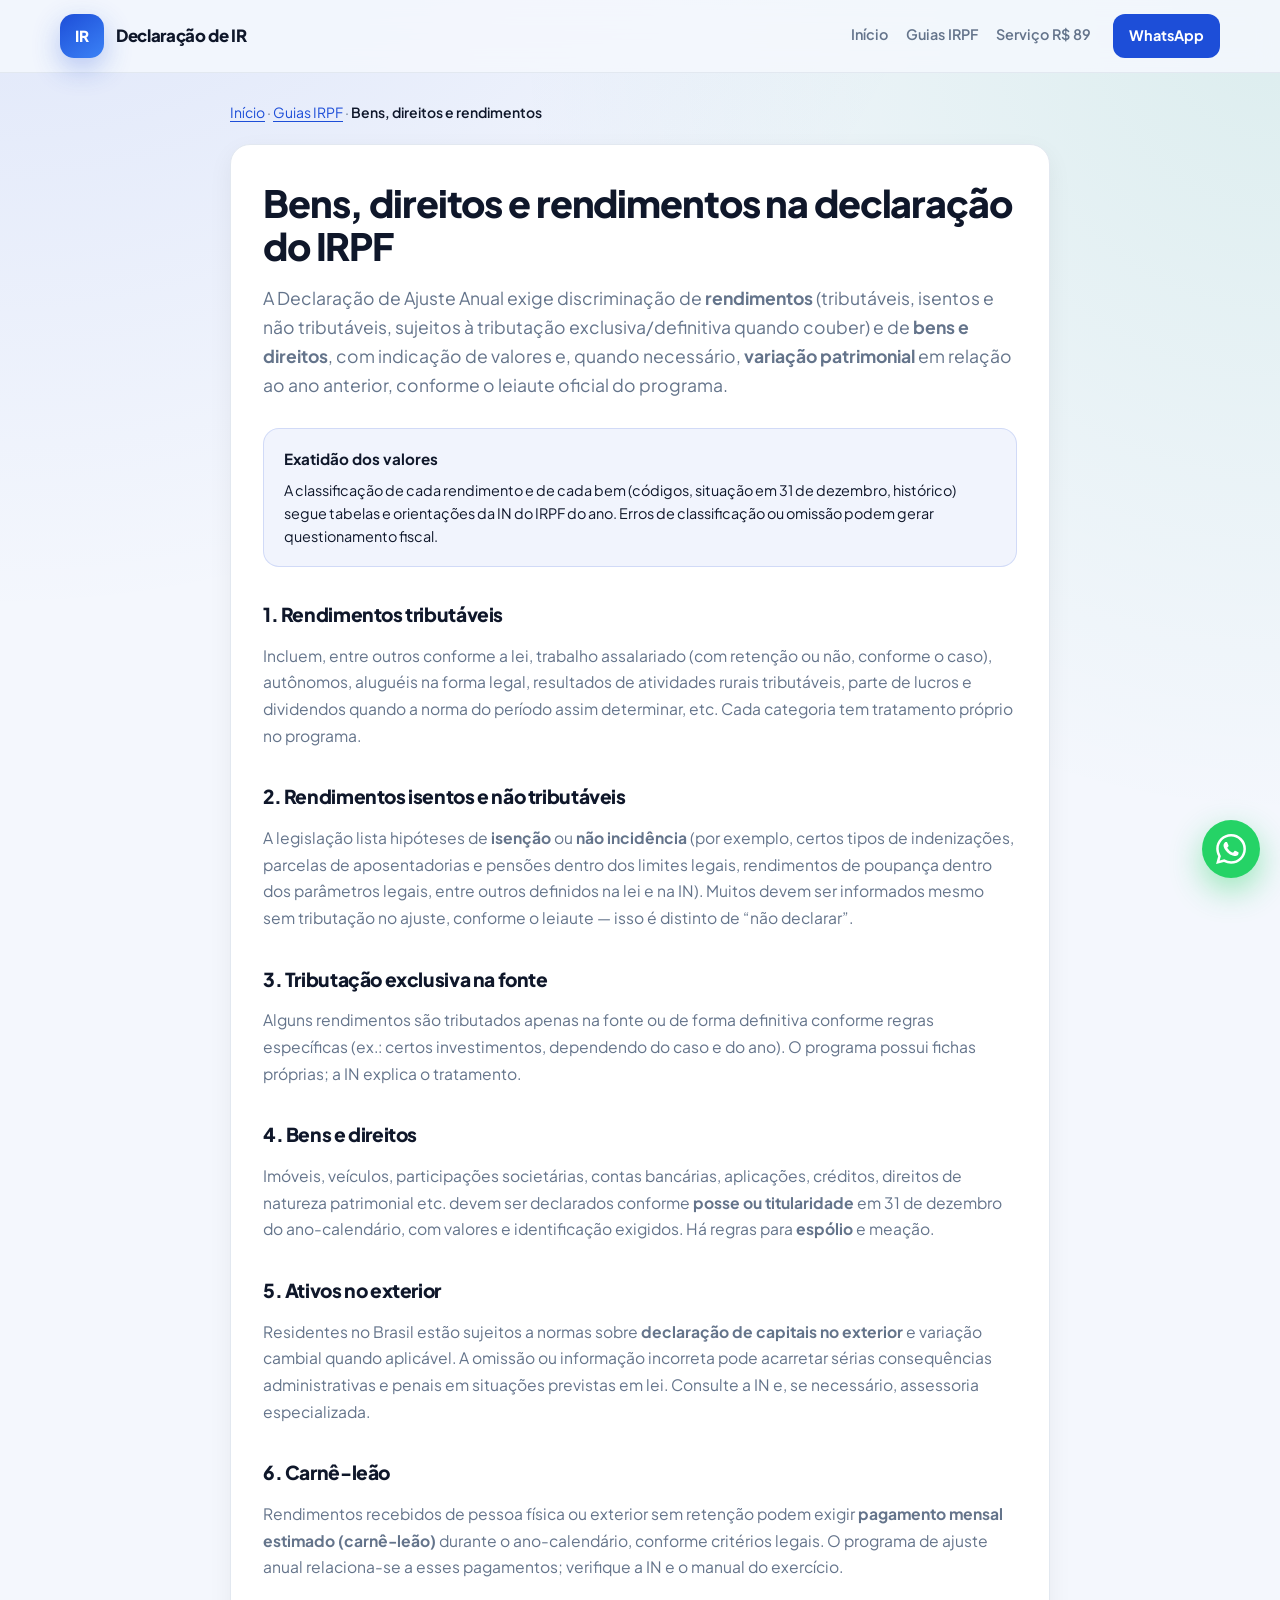
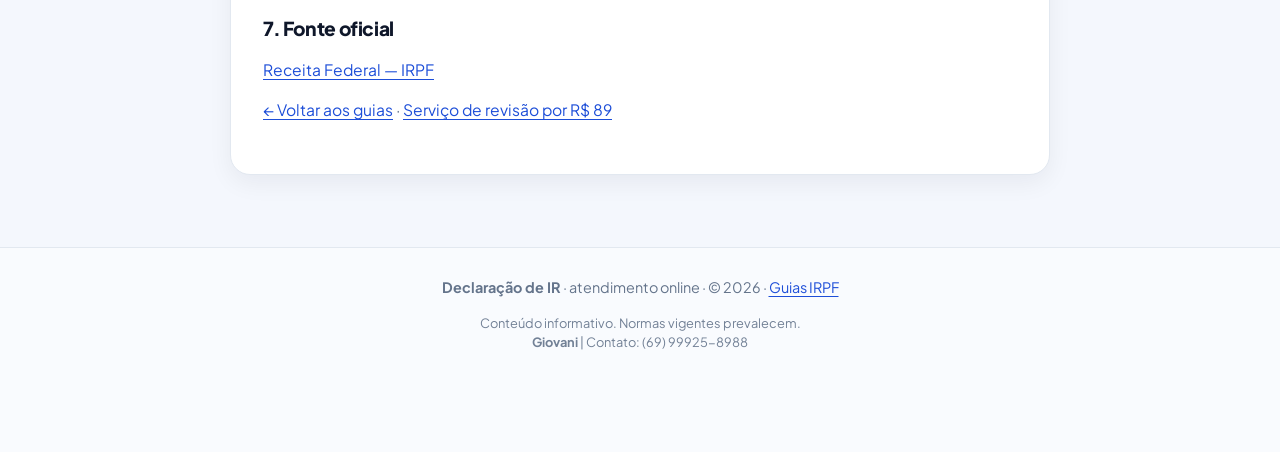
<file: guias/bens-direitos-rendimentos.html>
﻿<!DOCTYPE html>
<html lang="pt-BR">
<head>
  <meta charset="UTF-8" />
  <meta name="viewport" content="width=device-width, initial-scale=1.0" />
  <meta name="theme-color" content="#1d4ed8" />
  <title>Bens, direitos e rendimentos no IRPF | Guia</title>
  <meta name="description" content="Discriminação de bens e direitos, rendimentos tributáveis e isentos, carnê-leão e exterior no IRPF — visão geral conforme legislação e programa da Receita Federal." />
  <meta name="robots" content="index, follow" />
  <link rel="canonical" href="https://declarafacil-irpf.vercel.app/guias/bens-direitos-rendimentos.html" />
  <link rel="preconnect" href="https://fonts.googleapis.com" />
  <link rel="preconnect" href="https://fonts.gstatic.com" crossorigin />
  <link href="https://fonts.googleapis.com/css2?family=Plus+Jakarta+Sans:ital,wght@0,400;0,600;0,700;0,800;1,400&display=swap" rel="stylesheet" />
  <link rel="stylesheet" href="../estilos.css" />
  <script type="application/ld+json">
    {
      "@context": "https://schema.org",
      "@graph": [
        {
          "@type": "WebPage",
          "@id": "https://declarafacil-irpf.vercel.app/guias/bens-direitos-rendimentos.html#webpage",
          "url": "https://declarafacil-irpf.vercel.app/guias/bens-direitos-rendimentos.html",
          "name": "Bens, direitos e rendimentos no IRPF",
          "isPartOf": { "@id": "https://declarafacil-irpf.vercel.app/#website" },
          "inLanguage": "pt-BR"
        },
        {
          "@type": "BreadcrumbList",
          "itemListElement": [
            { "@type": "ListItem", "position": 1, "name": "Início", "item": "https://declarafacil-irpf.vercel.app/" },
            { "@type": "ListItem", "position": 2, "name": "Guias IRPF", "item": "https://declarafacil-irpf.vercel.app/guias/" },
            { "@type": "ListItem", "position": 3, "name": "Bens, direitos e rendimentos", "item": "https://declarafacil-irpf.vercel.app/guias/bens-direitos-rendimentos.html" }
          ]
        }
      ]
    }
  </script>
</head>
<body>
  <header class="header">
    <div class="container header__content">
      <a class="brand" href="/" aria-label="Declaração de IR — início">
        <span class="brand__logo" aria-hidden="true">IR</span>
        <span>Declaração de IR</span>
      </a>
      <nav class="nav" aria-label="Navegação principal">
        <a href="/">Início</a>
        <a href="/guias/">Guias IRPF</a>
        <a href="/#valor">Serviço R$ 89</a>
        <a href="https://wa.me/5569999258988?text=Ol%C3%A1%21%20D%C3%BAvida%20sobre%20bens%20e%20rendimentos%20no%20IRPF." class="nav__cta" target="_blank" rel="noopener noreferrer">WhatsApp</a>
      </nav>
    </div>
  </header>

  <main class="page-main" id="conteudo">
    <div class="container">
      <nav class="breadcrumb" aria-label="Trilha de navegação">
        <a href="/">Início</a> · <a href="/guias/">Guias IRPF</a> · <span>Bens, direitos e rendimentos</span>
      </nav>

      <article class="article">
        <h1>Bens, direitos e rendimentos na declaração do IRPF</h1>
        <p class="lead">
          A Declaração de Ajuste Anual exige discriminação de <strong>rendimentos</strong> (tributáveis, isentos e não tributáveis, sujeitos à tributação exclusiva/definitiva quando couber)
          e de <strong>bens e direitos</strong>, com indicação de valores e, quando necessário, <strong>variação patrimonial</strong> em relação ao ano anterior, conforme o leiaute oficial do programa.
        </p>

        <div class="legal-box">
          <strong>Exatidão dos valores</strong>
          A classificação de cada rendimento e de cada bem (códigos, situação em 31 de dezembro, histórico) segue tabelas e orientações da IN do IRPF do ano.
          Erros de classificação ou omissão podem gerar questionamento fiscal.
        </div>

        <h2>1. Rendimentos tributáveis</h2>
        <p>
          Incluem, entre outros conforme a lei, trabalho assalariado (com retenção ou não, conforme o caso), autônomos, aluguéis na forma legal,
          resultados de atividades rurais tributáveis, parte de lucros e dividendos quando a norma do período assim determinar, etc.
          Cada categoria tem tratamento próprio no programa.
        </p>

        <h2>2. Rendimentos isentos e não tributáveis</h2>
        <p>
          A legislação lista hipóteses de <strong>isenção</strong> ou <strong>não incidência</strong> (por exemplo, certos tipos de indenizações, parcelas de aposentadorias e pensões dentro dos limites legais,
          rendimentos de poupança dentro dos parâmetros legais, entre outros definidos na lei e na IN). Muitos devem ser informados mesmo sem tributação no ajuste,
          conforme o leiaute — isso é distinto de “não declarar”.
        </p>

        <h2>3. Tributação exclusiva na fonte</h2>
        <p>
          Alguns rendimentos são tributados apenas na fonte ou de forma definitiva conforme regras específicas (ex.: certos investimentos, dependendo do caso e do ano).
          O programa possui fichas próprias; a IN explica o tratamento.
        </p>

        <h2>4. Bens e direitos</h2>
        <p>
          Imóveis, veículos, participações societárias, contas bancárias, aplicações, créditos, direitos de natureza patrimonial etc. devem ser declarados conforme
          <strong>posse ou titularidade</strong> em 31 de dezembro do ano-calendário, com valores e identificação exigidos. Há regras para <strong>espólio</strong> e meação.
        </p>

        <h2>5. Ativos no exterior</h2>
        <p>
          Residentes no Brasil estão sujeitos a normas sobre <strong>declaração de capitais no exterior</strong> e variação cambial quando aplicável.
          A omissão ou informação incorreta pode acarretar sérias consequências administrativas e penais em situações previstas em lei.
          Consulte a IN e, se necessário, assessoria especializada.
        </p>

        <h2>6. Carnê-leão</h2>
        <p>
          Rendimentos recebidos de pessoa física ou exterior sem retenção podem exigir <strong>pagamento mensal estimado (carnê-leão)</strong> durante o ano-calendário,
          conforme critérios legais. O programa de ajuste anual relaciona-se a esses pagamentos; verifique a IN e o manual do exercício.
        </p>

        <h2>7. Fonte oficial</h2>
        <p>
          <a href="https://www.gov.br/receitafederal/pt-br/assuntos/meu-imposto-de-renda" target="_blank" rel="noopener noreferrer">Receita Federal — IRPF</a>
        </p>
        <p><a href="/guias/">← Voltar aos guias</a> · <a href="/">Serviço de revisão por R$ 89</a></p>
      </article>
    </div>
  </main>

  <footer class="footer">
    <div class="container">
      <p style="margin: 0;"><strong>Declaração de IR</strong> · atendimento online · © 2026 · <a href="/guias/">Guias IRPF</a></p>
      <p class="footer__disclaimer">
        Conteúdo informativo. Normas vigentes prevalecem.<br>
        <strong>Giovani</strong> | Contato: (69) 99925-8988
      </p>
    </div>
  </footer>

  <a class="wa-float" href="https://wa.me/5569999258988?text=Ol%C3%A1%21%20D%C3%BAvida%20sobre%20bens%20e%20rendimentos%20IRPF." target="_blank" rel="noopener noreferrer" aria-label="Conversar no WhatsApp">
    <svg viewBox="0 0 24 24" aria-hidden="true"><path d="M17.472 14.382c-.297-.149-1.758-.867-2.03-.967-.273-.099-.471-.148-.67.15-.197.297-.767.966-.94 1.164-.173.199-.347.223-.644.075-.297-.15-1.255-.463-2.39-1.475-.883-.788-1.48-1.761-1.653-2.059-.173-.297-.018-.458.13-.606.134-.133.298-.347.446-.52.149-.174.198-.298.298-.497.099-.198.05-.371-.025-.52-.075-.149-.669-1.612-.916-2.207-.242-.579-.487-.5-.669-.51-.173-.008-.371-.01-.57-.01-.198 0-.52.074-.792.372-.272.297-1.04 1.016-1.04 2.479 0 1.462 1.065 2.875 1.213 3.074.149.198 2.096 3.2 5.077 4.487.709.306 1.262.489 1.694.625.712.227 1.36.195 1.871.118.571-.085 1.758-.719 2.006-1.413.248-.694.248-1.289.173-1.413-.074-.124-.272-.198-.57-.347m-5.421 7.403h-.004a9.87 9.87 0 01-5.031-1.378l-.361-.214-3.741.982.998-3.648-.235-.374a9.86 9.86 0 01-1.51-5.26c.001-5.45 4.436-9.884 9.888-9.884 2.64 0 5.122 1.03 6.988 2.898a9.825 9.825 0 012.893 6.994c-.003 5.45-4.435 9.884-9.885 9.884m8.413-18.297A11.815 11.815 0 0012.05 0C5.495 0 .16 5.335.157 11.892c0 2.096.547 4.142 1.588 5.945L.057 24l6.305-1.654a11.882 11.882 0 005.683 1.448h.005c6.554 0 11.89-5.335 11.893-11.893a11.821 11.821 0 00-3.48-8.413z"/></svg>
  </a>
</body>
</html>
</file>
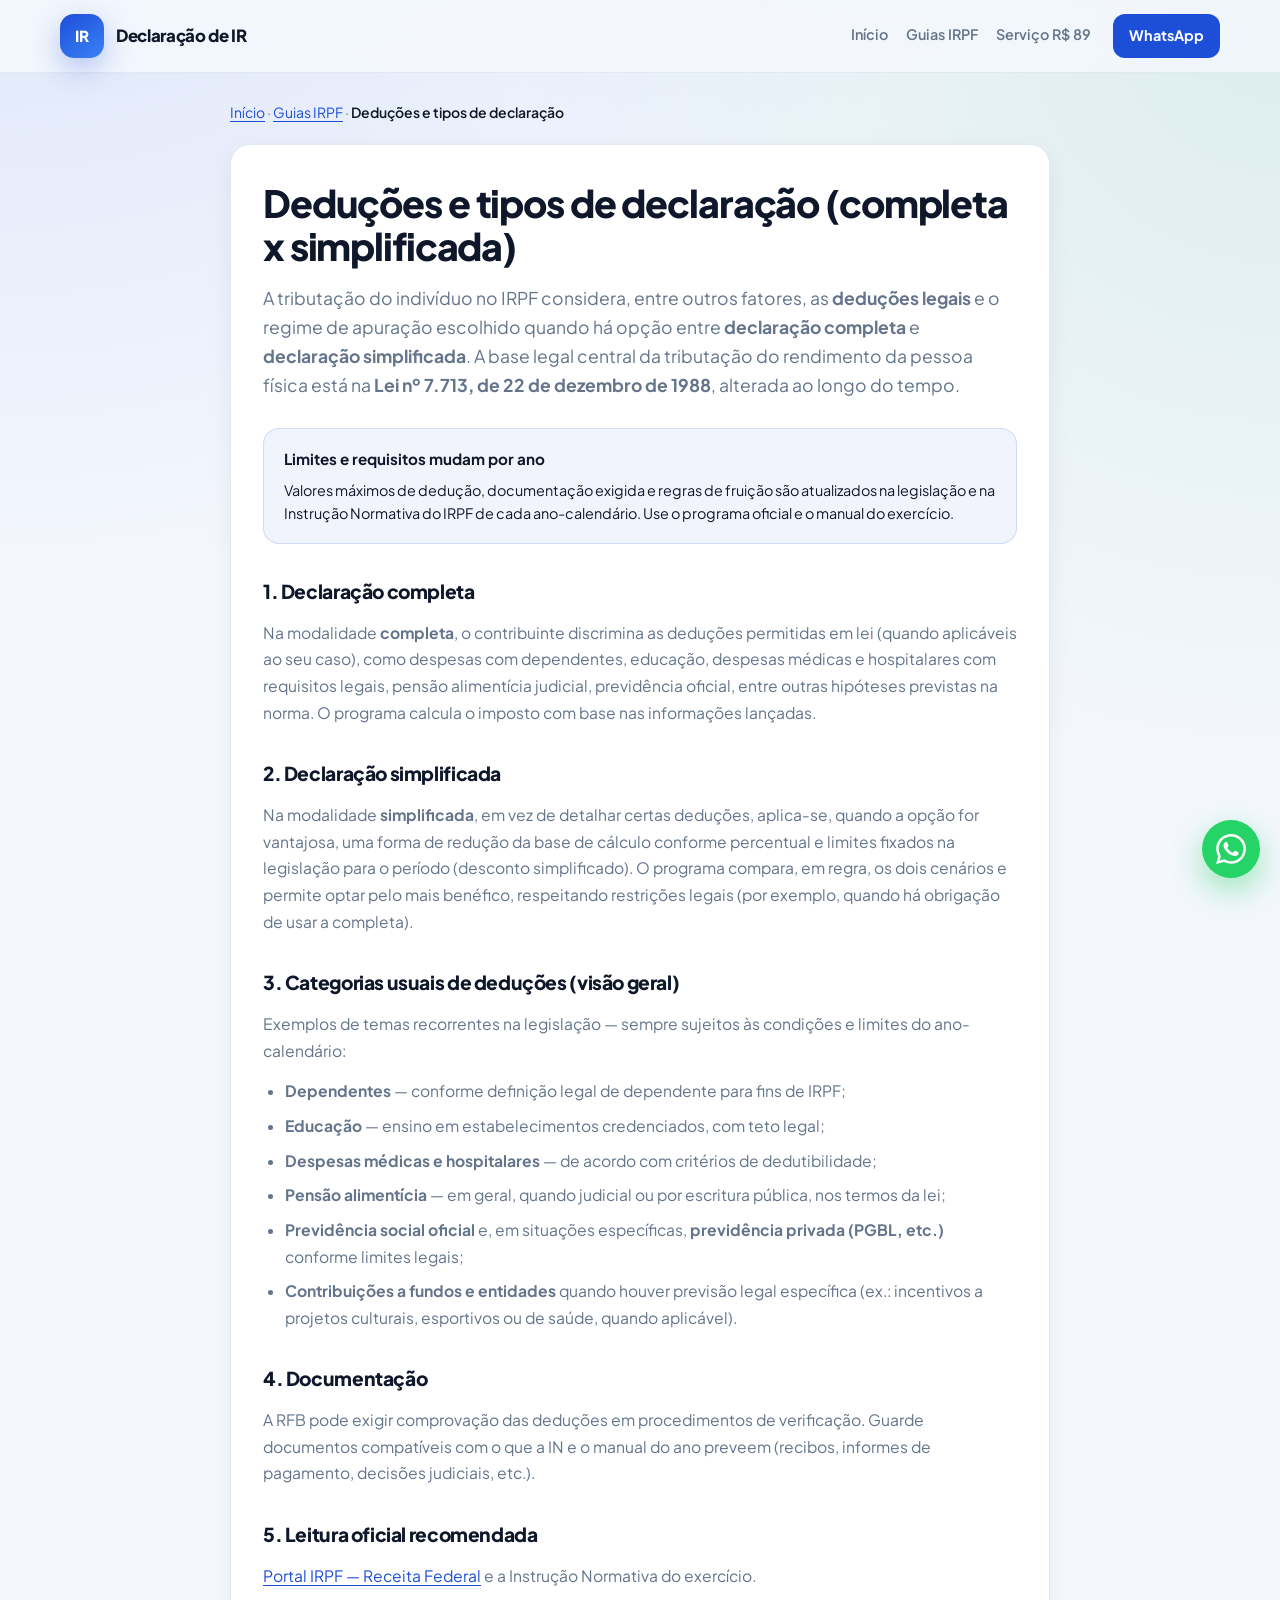
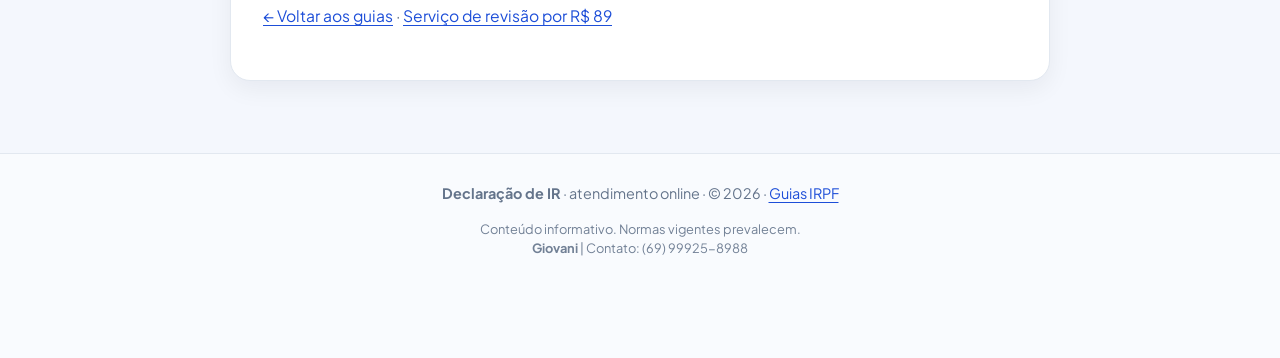
<file: guias/deducoes-e-tipos-declaracao.html>
﻿<!DOCTYPE html>
<html lang="pt-BR">
<head>
  <meta charset="UTF-8" />
  <meta name="viewport" content="width=device-width, initial-scale=1.0" />
  <meta name="theme-color" content="#1d4ed8" />
  <title>Deduções no IRPF e declaração completa x simplificada | Guia</title>
  <meta name="description" content="Diferença entre declaração completa e simplificada do IRPF e categorias legais de deduções, com base na Lei nº 7.713/1988 e normas da Receita Federal." />
  <meta name="robots" content="index, follow" />
  <link rel="canonical" href="https://declarafacil-irpf.vercel.app/guias/deducoes-e-tipos-declaracao.html" />
  <link rel="preconnect" href="https://fonts.googleapis.com" />
  <link rel="preconnect" href="https://fonts.gstatic.com" crossorigin />
  <link href="https://fonts.googleapis.com/css2?family=Plus+Jakarta+Sans:ital,wght@0,400;0,600;0,700;0,800;1,400&display=swap" rel="stylesheet" />
  <link rel="stylesheet" href="../estilos.css" />
  <script type="application/ld+json">
    {
      "@context": "https://schema.org",
      "@graph": [
        {
          "@type": "WebPage",
          "@id": "https://declarafacil-irpf.vercel.app/guias/deducoes-e-tipos-declaracao.html#webpage",
          "url": "https://declarafacil-irpf.vercel.app/guias/deducoes-e-tipos-declaracao.html",
          "name": "Deduções e tipos de declaração do IRPF",
          "isPartOf": { "@id": "https://declarafacil-irpf.vercel.app/#website" },
          "inLanguage": "pt-BR"
        },
        {
          "@type": "BreadcrumbList",
          "itemListElement": [
            { "@type": "ListItem", "position": 1, "name": "Início", "item": "https://declarafacil-irpf.vercel.app/" },
            { "@type": "ListItem", "position": 2, "name": "Guias IRPF", "item": "https://declarafacil-irpf.vercel.app/guias/" },
            { "@type": "ListItem", "position": 3, "name": "Deduções e tipos de declaração", "item": "https://declarafacil-irpf.vercel.app/guias/deducoes-e-tipos-declaracao.html" }
          ]
        }
      ]
    }
  </script>
</head>
<body>
  <header class="header">
    <div class="container header__content">
      <a class="brand" href="/" aria-label="Declaração de IR — início">
        <span class="brand__logo" aria-hidden="true">IR</span>
        <span>Declaração de IR</span>
      </a>
      <nav class="nav" aria-label="Navegação principal">
        <a href="/">Início</a>
        <a href="/guias/">Guias IRPF</a>
        <a href="/#valor">Serviço R$ 89</a>
        <a href="https://wa.me/5569999258988?text=Ol%C3%A1%21%20D%C3%BAvida%20sobre%20dedu%C3%A7%C3%B5es%20no%20IRPF." class="nav__cta" target="_blank" rel="noopener noreferrer">WhatsApp</a>
      </nav>
    </div>
  </header>

  <main class="page-main" id="conteudo">
    <div class="container">
      <nav class="breadcrumb" aria-label="Trilha de navegação">
        <a href="/">Início</a> · <a href="/guias/">Guias IRPF</a> · <span>Deduções e tipos de declaração</span>
      </nav>

      <article class="article">
        <h1>Deduções e tipos de declaração (completa x simplificada)</h1>
        <p class="lead">
          A tributação do indivíduo no IRPF considera, entre outros fatores, as <strong>deduções legais</strong> e o regime de apuração escolhido
          quando há opção entre <strong>declaração completa</strong> e <strong>declaração simplificada</strong>. A base legal central da tributação do rendimento
          da pessoa física está na <strong>Lei nº 7.713, de 22 de dezembro de 1988</strong>, alterada ao longo do tempo.
        </p>

        <div class="legal-box">
          <strong>Limites e requisitos mudam por ano</strong>
          Valores máximos de dedução, documentação exigida e regras de fruição são atualizados na legislação e na Instrução Normativa do IRPF de cada ano-calendário.
          Use o programa oficial e o manual do exercício.
        </div>

        <h2>1. Declaração completa</h2>
        <p>
          Na modalidade <strong>completa</strong>, o contribuinte discrimina as deduções permitidas em lei (quando aplicáveis ao seu caso), como despesas com
          dependentes, educação, despesas médicas e hospitalares com requisitos legais, pensão alimentícia judicial, previdência oficial, entre outras hipóteses
          previstas na norma. O programa calcula o imposto com base nas informações lançadas.
        </p>

        <h2>2. Declaração simplificada</h2>
        <p>
          Na modalidade <strong>simplificada</strong>, em vez de detalhar certas deduções, aplica-se, quando a opção for vantajosa, uma forma de redução da base de cálculo
          conforme percentual e limites fixados na legislação para o período (desconto simplificado). O programa compara, em regra, os dois cenários e permite optar pelo mais benéfico,
          respeitando restrições legais (por exemplo, quando há obrigação de usar a completa).
        </p>

        <h2>3. Categorias usuais de deduções (visão geral)</h2>
        <p>Exemplos de temas recorrentes na legislação — sempre sujeitos às condições e limites do ano-calendário:</p>
        <ul>
          <li><strong>Dependentes</strong> — conforme definição legal de dependente para fins de IRPF;</li>
          <li><strong>Educação</strong> — ensino em estabelecimentos credenciados, com teto legal;</li>
          <li><strong>Despesas médicas e hospitalares</strong> — de acordo com critérios de dedutibilidade;</li>
          <li><strong>Pensão alimentícia</strong> — em geral, quando judicial ou por escritura pública, nos termos da lei;</li>
          <li><strong>Previdência social oficial</strong> e, em situações específicas, <strong>previdência privada (PGBL, etc.)</strong> conforme limites legais;</li>
          <li><strong>Contribuições a fundos e entidades</strong> quando houver previsão legal específica (ex.: incentivos a projetos culturais, esportivos ou de saúde, quando aplicável).</li>
        </ul>

        <h2>4. Documentação</h2>
        <p>
          A RFB pode exigir comprovação das deduções em procedimentos de verificação. Guarde documentos compatíveis com o que a IN e o manual do ano preveem
          (recibos, informes de pagamento, decisões judiciais, etc.).
        </p>

        <h2>5. Leitura oficial recomendada</h2>
        <p>
          <a href="https://www.gov.br/receitafederal/pt-br/assuntos/meu-imposto-de-renda" target="_blank" rel="noopener noreferrer">Portal IRPF — Receita Federal</a>
          e a Instrução Normativa do exercício.
        </p>
        <p><a href="/guias/">← Voltar aos guias</a> · <a href="/">Serviço de revisão por R$ 89</a></p>
      </article>
    </div>
  </main>

  <footer class="footer">
    <div class="container">
      <p style="margin: 0;"><strong>Declaração de IR</strong> · atendimento online · © 2026 · <a href="/guias/">Guias IRPF</a></p>
      <p class="footer__disclaimer">
        Conteúdo informativo. Normas vigentes prevalecem.<br>
        <strong>Giovani</strong> | Contato: (69) 99925-8988
      </p>
    </div>
  </footer>

  <a class="wa-float" href="https://wa.me/5569999258988?text=Ol%C3%A1%21%20D%C3%BAvida%20sobre%20dedu%C3%A7%C3%B5es%20IRPF." target="_blank" rel="noopener noreferrer" aria-label="Conversar no WhatsApp">
    <svg viewBox="0 0 24 24" aria-hidden="true"><path d="M17.472 14.382c-.297-.149-1.758-.867-2.03-.967-.273-.099-.471-.148-.67.15-.197.297-.767.966-.94 1.164-.173.199-.347.223-.644.075-.297-.15-1.255-.463-2.39-1.475-.883-.788-1.48-1.761-1.653-2.059-.173-.297-.018-.458.13-.606.134-.133.298-.347.446-.52.149-.174.198-.298.298-.497.099-.198.05-.371-.025-.52-.075-.149-.669-1.612-.916-2.207-.242-.579-.487-.5-.669-.51-.173-.008-.371-.01-.57-.01-.198 0-.52.074-.792.372-.272.297-1.04 1.016-1.04 2.479 0 1.462 1.065 2.875 1.213 3.074.149.198 2.096 3.2 5.077 4.487.709.306 1.262.489 1.694.625.712.227 1.36.195 1.871.118.571-.085 1.758-.719 2.006-1.413.248-.694.248-1.289.173-1.413-.074-.124-.272-.198-.57-.347m-5.421 7.403h-.004a9.87 9.87 0 01-5.031-1.378l-.361-.214-3.741.982.998-3.648-.235-.374a9.86 9.86 0 01-1.51-5.26c.001-5.45 4.436-9.884 9.888-9.884 2.64 0 5.122 1.03 6.988 2.898a9.825 9.825 0 012.893 6.994c-.003 5.45-4.435 9.884-9.885 9.884m8.413-18.297A11.815 11.815 0 0012.05 0C5.495 0 .16 5.335.157 11.892c0 2.096.547 4.142 1.588 5.945L.057 24l6.305-1.654a11.882 11.882 0 005.683 1.448h.005c6.554 0 11.89-5.335 11.893-11.893a11.821 11.821 0 00-3.48-8.413z"/></svg>
  </a>
</body>
</html>
</file>
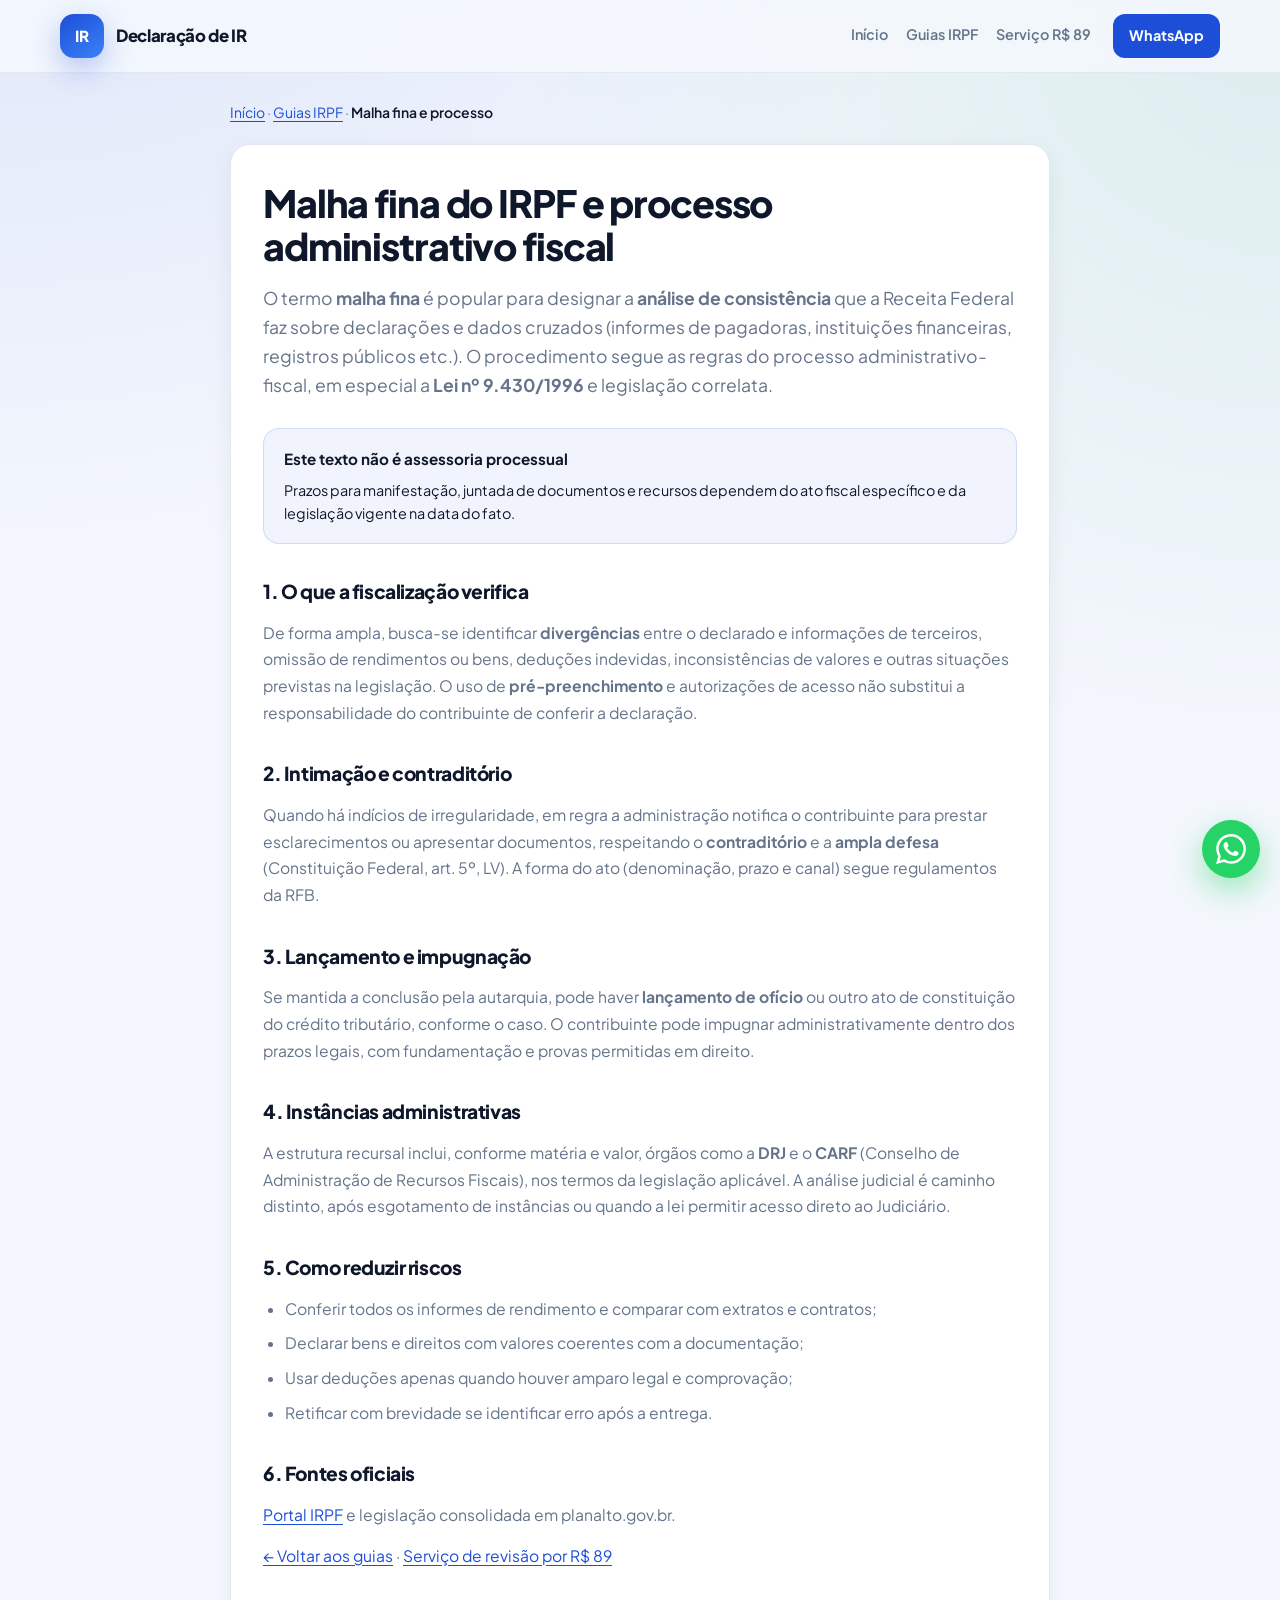
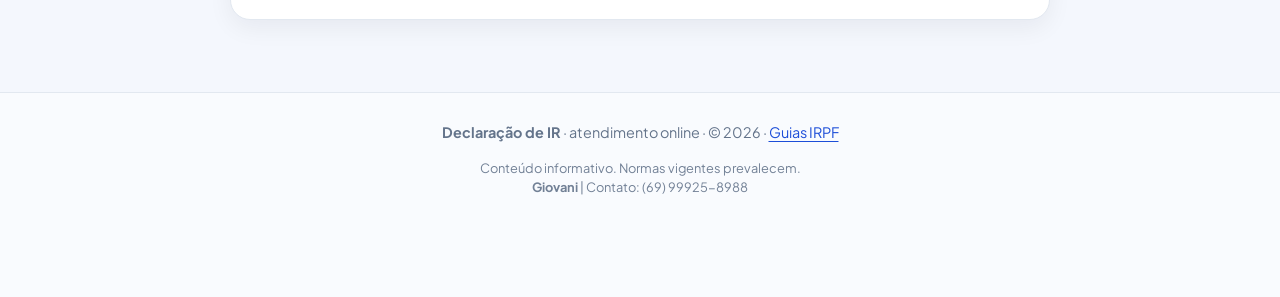
<file: guias/malha-fina-e-processo.html>
﻿<!DOCTYPE html>
<html lang="pt-BR">
<head>
  <meta charset="UTF-8" />
  <meta name="viewport" content="width=device-width, initial-scale=1.0" />
  <meta name="theme-color" content="#1d4ed8" />
  <title>Malha fina do IRPF e processo administrativo fiscal | Guia</title>
  <meta name="description" content="Como funciona, em linhas gerais, a malha fina do IRPF: conferência da declaração, intimação e processo administrativo fiscal (Lei nº 9.430/1996)." />
  <meta name="robots" content="index, follow" />
  <link rel="canonical" href="https://declarafacil-irpf.vercel.app/guias/malha-fina-e-processo.html" />
  <link rel="preconnect" href="https://fonts.googleapis.com" />
  <link rel="preconnect" href="https://fonts.gstatic.com" crossorigin />
  <link href="https://fonts.googleapis.com/css2?family=Plus+Jakarta+Sans:ital,wght@0,400;0,600;0,700;0,800;1,400&display=swap" rel="stylesheet" />
  <link rel="stylesheet" href="../estilos.css" />
  <script type="application/ld+json">
    {
      "@context": "https://schema.org",
      "@graph": [
        {
          "@type": "WebPage",
          "@id": "https://declarafacil-irpf.vercel.app/guias/malha-fina-e-processo.html#webpage",
          "url": "https://declarafacil-irpf.vercel.app/guias/malha-fina-e-processo.html",
          "name": "Malha fina e processo administrativo do IRPF",
          "isPartOf": { "@id": "https://declarafacil-irpf.vercel.app/#website" },
          "inLanguage": "pt-BR"
        },
        {
          "@type": "BreadcrumbList",
          "itemListElement": [
            { "@type": "ListItem", "position": 1, "name": "Início", "item": "https://declarafacil-irpf.vercel.app/" },
            { "@type": "ListItem", "position": 2, "name": "Guias IRPF", "item": "https://declarafacil-irpf.vercel.app/guias/" },
            { "@type": "ListItem", "position": 3, "name": "Malha fina e processo", "item": "https://declarafacil-irpf.vercel.app/guias/malha-fina-e-processo.html" }
          ]
        }
      ]
    }
  </script>
</head>
<body>
  <header class="header">
    <div class="container header__content">
      <a class="brand" href="/" aria-label="Declaração de IR — início">
        <span class="brand__logo" aria-hidden="true">IR</span>
        <span>Declaração de IR</span>
      </a>
      <nav class="nav" aria-label="Navegação principal">
        <a href="/">Início</a>
        <a href="/guias/">Guias IRPF</a>
        <a href="/#valor">Serviço R$ 89</a>
        <a href="https://wa.me/5569999258988?text=Ol%C3%A1%21%20D%C3%BAvida%20sobre%20malha%20fina%20IRPF." class="nav__cta" target="_blank" rel="noopener noreferrer">WhatsApp</a>
      </nav>
    </div>
  </header>

  <main class="page-main" id="conteudo">
    <div class="container">
      <nav class="breadcrumb" aria-label="Trilha de navegação">
        <a href="/">Início</a> · <a href="/guias/">Guias IRPF</a> · <span>Malha fina e processo</span>
      </nav>

      <article class="article">
        <h1>Malha fina do IRPF e processo administrativo fiscal</h1>
        <p class="lead">
          O termo <strong>malha fina</strong> é popular para designar a <strong>análise de consistência</strong> que a Receita Federal faz sobre declarações e dados cruzados
          (informes de pagadoras, instituições financeiras, registros públicos etc.). O procedimento segue as regras do processo administrativo-fiscal,
          em especial a <strong>Lei nº 9.430/1996</strong> e legislação correlata.
        </p>

        <div class="legal-box">
          <strong>Este texto não é assessoria processual</strong>
          Prazos para manifestação, juntada de documentos e recursos dependem do ato fiscal específico e da legislação vigente na data do fato.
        </div>

        <h2>1. O que a fiscalização verifica</h2>
        <p>
          De forma ampla, busca-se identificar <strong>divergências</strong> entre o declarado e informações de terceiros, omissão de rendimentos ou bens,
          deduções indevidas, inconsistências de valores e outras situações previstas na legislação. O uso de <strong>pré-preenchimento</strong> e autorizações de acesso
          não substitui a responsabilidade do contribuinte de conferir a declaração.
        </p>

        <h2>2. Intimação e contraditório</h2>
        <p>
          Quando há indícios de irregularidade, em regra a administração notifica o contribuinte para prestar esclarecimentos ou apresentar documentos,
          respeitando o <strong>contraditório</strong> e a <strong>ampla defesa</strong> (Constituição Federal, art. 5º, LV). A forma do ato (denominação, prazo e canal) segue regulamentos da RFB.
        </p>

        <h2>3. Lançamento e impugnação</h2>
        <p>
          Se mantida a conclusão pela autarquia, pode haver <strong>lançamento de ofício</strong> ou outro ato de constituição do crédito tributário, conforme o caso.
          O contribuinte pode impugnar administrativamente dentro dos prazos legais, com fundamentação e provas permitidas em direito.
        </p>

        <h2>4. Instâncias administrativas</h2>
        <p>
          A estrutura recursal inclui, conforme matéria e valor, órgãos como a <strong>DRJ</strong> e o <strong>CARF</strong> (Conselho de Administração de Recursos Fiscais),
          nos termos da legislação aplicável. A análise judicial é caminho distinto, após esgotamento de instâncias ou quando a lei permitir acesso direto ao Judiciário.
        </p>

        <h2>5. Como reduzir riscos</h2>
        <ul>
          <li>Conferir todos os informes de rendimento e comparar com extratos e contratos;</li>
          <li>Declarar bens e direitos com valores coerentes com a documentação;</li>
          <li>Usar deduções apenas quando houver amparo legal e comprovação;</li>
          <li>Retificar com brevidade se identificar erro após a entrega.</li>
        </ul>

        <h2>6. Fontes oficiais</h2>
        <p>
          <a href="https://www.gov.br/receitafederal/pt-br/assuntos/meu-imposto-de-renda" target="_blank" rel="noopener noreferrer">Portal IRPF</a>
          e legislação consolidada em planalto.gov.br.
        </p>
        <p><a href="/guias/">← Voltar aos guias</a> · <a href="/">Serviço de revisão por R$ 89</a></p>
      </article>
    </div>
  </main>

  <footer class="footer">
    <div class="container">
      <p style="margin: 0;"><strong>Declaração de IR</strong> · atendimento online · © 2026 · <a href="/guias/">Guias IRPF</a></p>
      <p class="footer__disclaimer">
        Conteúdo informativo. Normas vigentes prevalecem.<br>
        <strong>Giovani</strong> | Contato: (69) 99925-8988
      </p>
    </div>
  </footer>

  <a class="wa-float" href="https://wa.me/5569999258988?text=Ol%C3%A1%21%20D%C3%BAvida%20sobre%20malha%20fina%20IRPF." target="_blank" rel="noopener noreferrer" aria-label="Conversar no WhatsApp">
    <svg viewBox="0 0 24 24" aria-hidden="true"><path d="M17.472 14.382c-.297-.149-1.758-.867-2.03-.967-.273-.099-.471-.148-.67.15-.197.297-.767.966-.94 1.164-.173.199-.347.223-.644.075-.297-.15-1.255-.463-2.39-1.475-.883-.788-1.48-1.761-1.653-2.059-.173-.297-.018-.458.13-.606.134-.133.298-.347.446-.52.149-.174.198-.298.298-.497.099-.198.05-.371-.025-.52-.075-.149-.669-1.612-.916-2.207-.242-.579-.487-.5-.669-.51-.173-.008-.371-.01-.57-.01-.198 0-.52.074-.792.372-.272.297-1.04 1.016-1.04 2.479 0 1.462 1.065 2.875 1.213 3.074.149.198 2.096 3.2 5.077 4.487.709.306 1.262.489 1.694.625.712.227 1.36.195 1.871.118.571-.085 1.758-.719 2.006-1.413.248-.694.248-1.289.173-1.413-.074-.124-.272-.198-.57-.347m-5.421 7.403h-.004a9.87 9.87 0 01-5.031-1.378l-.361-.214-3.741.982.998-3.648-.235-.374a9.86 9.86 0 01-1.51-5.26c.001-5.45 4.436-9.884 9.888-9.884 2.64 0 5.122 1.03 6.988 2.898a9.825 9.825 0 012.893 6.994c-.003 5.45-4.435 9.884-9.885 9.884m8.413-18.297A11.815 11.815 0 0012.05 0C5.495 0 .16 5.335.157 11.892c0 2.096.547 4.142 1.588 5.945L.057 24l6.305-1.654a11.882 11.882 0 005.683 1.448h.005c6.554 0 11.89-5.335 11.893-11.893a11.821 11.821 0 00-3.48-8.413z"/></svg>
  </a>
</body>
</html>
</file>
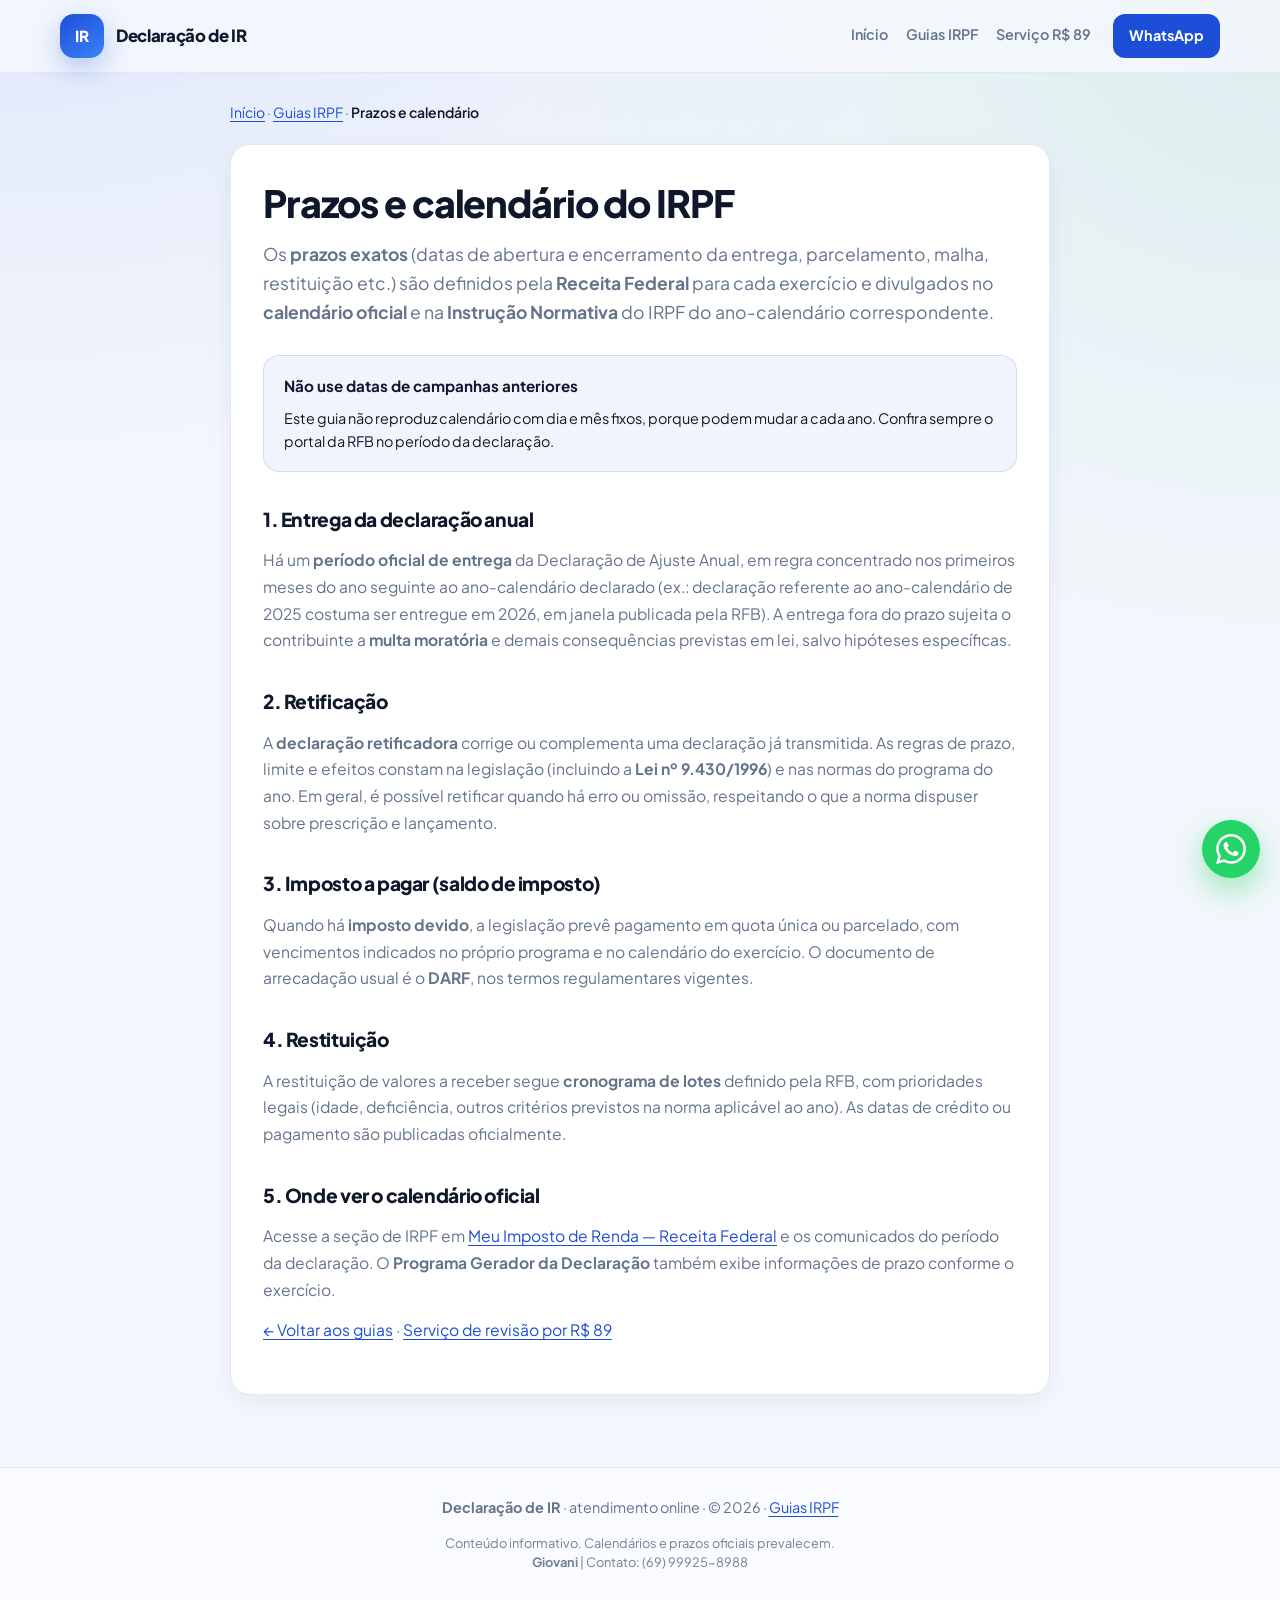
<file: guias/prazos-calendario.html>
﻿<!DOCTYPE html>
<html lang="pt-BR">
<head>
  <meta charset="UTF-8" />
  <meta name="viewport" content="width=device-width, initial-scale=1.0" />
  <meta name="theme-color" content="#1d4ed8" />
  <title>Prazos do IRPF: entrega, retificação e pagamento | Guia</title>
  <meta name="description" content="Visão geral dos prazos da declaração de IRPF: período de entrega anual, retificação e pagamento do imposto devido, com remissão ao calendário oficial da Receita Federal." />
  <meta name="robots" content="index, follow" />
  <link rel="canonical" href="https://declarafacil-irpf.vercel.app/guias/prazos-calendario.html" />
  <link rel="preconnect" href="https://fonts.googleapis.com" />
  <link rel="preconnect" href="https://fonts.gstatic.com" crossorigin />
  <link href="https://fonts.googleapis.com/css2?family=Plus+Jakarta+Sans:ital,wght@0,400;0,600;0,700;0,800;1,400&display=swap" rel="stylesheet" />
  <link rel="stylesheet" href="../estilos.css" />
  <script type="application/ld+json">
    {
      "@context": "https://schema.org",
      "@graph": [
        {
          "@type": "WebPage",
          "@id": "https://declarafacil-irpf.vercel.app/guias/prazos-calendario.html#webpage",
          "url": "https://declarafacil-irpf.vercel.app/guias/prazos-calendario.html",
          "name": "Prazos e calendário do IRPF",
          "isPartOf": { "@id": "https://declarafacil-irpf.vercel.app/#website" },
          "inLanguage": "pt-BR"
        },
        {
          "@type": "BreadcrumbList",
          "itemListElement": [
            { "@type": "ListItem", "position": 1, "name": "Início", "item": "https://declarafacil-irpf.vercel.app/" },
            { "@type": "ListItem", "position": 2, "name": "Guias IRPF", "item": "https://declarafacil-irpf.vercel.app/guias/" },
            { "@type": "ListItem", "position": 3, "name": "Prazos e calendário", "item": "https://declarafacil-irpf.vercel.app/guias/prazos-calendario.html" }
          ]
        }
      ]
    }
  </script>
</head>
<body>
  <header class="header">
    <div class="container header__content">
      <a class="brand" href="/" aria-label="Declaração de IR — início">
        <span class="brand__logo" aria-hidden="true">IR</span>
        <span>Declaração de IR</span>
      </a>
      <nav class="nav" aria-label="Navegação principal">
        <a href="/">Início</a>
        <a href="/guias/">Guias IRPF</a>
        <a href="/#valor">Serviço R$ 89</a>
        <a href="https://wa.me/5569999258988?text=Ol%C3%A1%21%20D%C3%BAvida%20sobre%20prazos%20do%20IRPF." class="nav__cta" target="_blank" rel="noopener noreferrer">WhatsApp</a>
      </nav>
    </div>
  </header>

  <main class="page-main" id="conteudo">
    <div class="container">
      <nav class="breadcrumb" aria-label="Trilha de navegação">
        <a href="/">Início</a> · <a href="/guias/">Guias IRPF</a> · <span>Prazos e calendário</span>
      </nav>

      <article class="article">
        <h1>Prazos e calendário do IRPF</h1>
        <p class="lead">
          Os <strong>prazos exatos</strong> (datas de abertura e encerramento da entrega, parcelamento, malha, restituição etc.)
          são definidos pela <strong>Receita Federal</strong> para cada exercício e divulgados no <strong>calendário oficial</strong>
          e na <strong>Instrução Normativa</strong> do IRPF do ano-calendário correspondente.
        </p>

        <div class="legal-box">
          <strong>Não use datas de campanhas anteriores</strong>
          Este guia não reproduz calendário com dia e mês fixos, porque podem mudar a cada ano.
          Confira sempre o portal da RFB no período da declaração.
        </div>

        <h2>1. Entrega da declaração anual</h2>
        <p>
          Há um <strong>período oficial de entrega</strong> da Declaração de Ajuste Anual, em regra concentrado nos primeiros meses do ano seguinte ao ano-calendário declarado
          (ex.: declaração referente ao ano-calendário de 2025 costuma ser entregue em 2026, em janela publicada pela RFB).
          A entrega fora do prazo sujeita o contribuinte a <strong>multa moratória</strong> e demais consequências previstas em lei, salvo hipóteses específicas.
        </p>

        <h2>2. Retificação</h2>
        <p>
          A <strong>declaração retificadora</strong> corrige ou complementa uma declaração já transmitida. As regras de prazo, limite e efeitos constam na legislação
          (incluindo a <strong>Lei nº 9.430/1996</strong>) e nas normas do programa do ano. Em geral, é possível retificar quando há erro ou omissão,
          respeitando o que a norma dispuser sobre prescrição e lançamento.
        </p>

        <h2>3. Imposto a pagar (saldo de imposto)</h2>
        <p>
          Quando há <strong>imposto devido</strong>, a legislação prevê pagamento em quota única ou parcelado, com vencimentos indicados no próprio programa
          e no calendário do exercício. O documento de arrecadação usual é o <strong>DARF</strong>, nos termos regulamentares vigentes.
        </p>

        <h2>4. Restituição</h2>
        <p>
          A restituição de valores a receber segue <strong>cronograma de lotes</strong> definido pela RFB, com prioridades legais (idade, deficiência, outros critérios
          previstos na norma aplicável ao ano). As datas de crédito ou pagamento são publicadas oficialmente.
        </p>

        <h2>5. Onde ver o calendário oficial</h2>
        <p>
          Acesse a seção de IRPF em
          <a href="https://www.gov.br/receitafederal/pt-br/assuntos/meu-imposto-de-renda" target="_blank" rel="noopener noreferrer">Meu Imposto de Renda — Receita Federal</a>
          e os comunicados do período da declaração. O <strong>Programa Gerador da Declaração</strong> também exibe informações de prazo conforme o exercício.
        </p>
        <p><a href="/guias/">← Voltar aos guias</a> · <a href="/">Serviço de revisão por R$ 89</a></p>
      </article>
    </div>
  </main>

  <footer class="footer">
    <div class="container">
      <p style="margin: 0;"><strong>Declaração de IR</strong> · atendimento online · © 2026 · <a href="/guias/">Guias IRPF</a></p>
      <p class="footer__disclaimer">
        Conteúdo informativo. Calendários e prazos oficiais prevalecem.<br>
        <strong>Giovani</strong> | Contato: (69) 99925-8988
      </p>
    </div>
  </footer>

  <a class="wa-float" href="https://wa.me/5569999258988?text=Ol%C3%A1%21%20D%C3%BAvida%20sobre%20prazos%20IRPF." target="_blank" rel="noopener noreferrer" aria-label="Conversar no WhatsApp">
    <svg viewBox="0 0 24 24" aria-hidden="true"><path d="M17.472 14.382c-.297-.149-1.758-.867-2.03-.967-.273-.099-.471-.148-.67.15-.197.297-.767.966-.94 1.164-.173.199-.347.223-.644.075-.297-.15-1.255-.463-2.39-1.475-.883-.788-1.48-1.761-1.653-2.059-.173-.297-.018-.458.13-.606.134-.133.298-.347.446-.52.149-.174.198-.298.298-.497.099-.198.05-.371-.025-.52-.075-.149-.669-1.612-.916-2.207-.242-.579-.487-.5-.669-.51-.173-.008-.371-.01-.57-.01-.198 0-.52.074-.792.372-.272.297-1.04 1.016-1.04 2.479 0 1.462 1.065 2.875 1.213 3.074.149.198 2.096 3.2 5.077 4.487.709.306 1.262.489 1.694.625.712.227 1.36.195 1.871.118.571-.085 1.758-.719 2.006-1.413.248-.694.248-1.289.173-1.413-.074-.124-.272-.198-.57-.347m-5.421 7.403h-.004a9.87 9.87 0 01-5.031-1.378l-.361-.214-3.741.982.998-3.648-.235-.374a9.86 9.86 0 01-1.51-5.26c.001-5.45 4.436-9.884 9.888-9.884 2.64 0 5.122 1.03 6.988 2.898a9.825 9.825 0 012.893 6.994c-.003 5.45-4.435 9.884-9.885 9.884m8.413-18.297A11.815 11.815 0 0012.05 0C5.495 0 .16 5.335.157 11.892c0 2.096.547 4.142 1.588 5.945L.057 24l6.305-1.654a11.882 11.882 0 005.683 1.448h.005c6.554 0 11.89-5.335 11.893-11.893a11.821 11.821 0 00-3.48-8.413z"/></svg>
  </a>
</body>
</html>
</file>
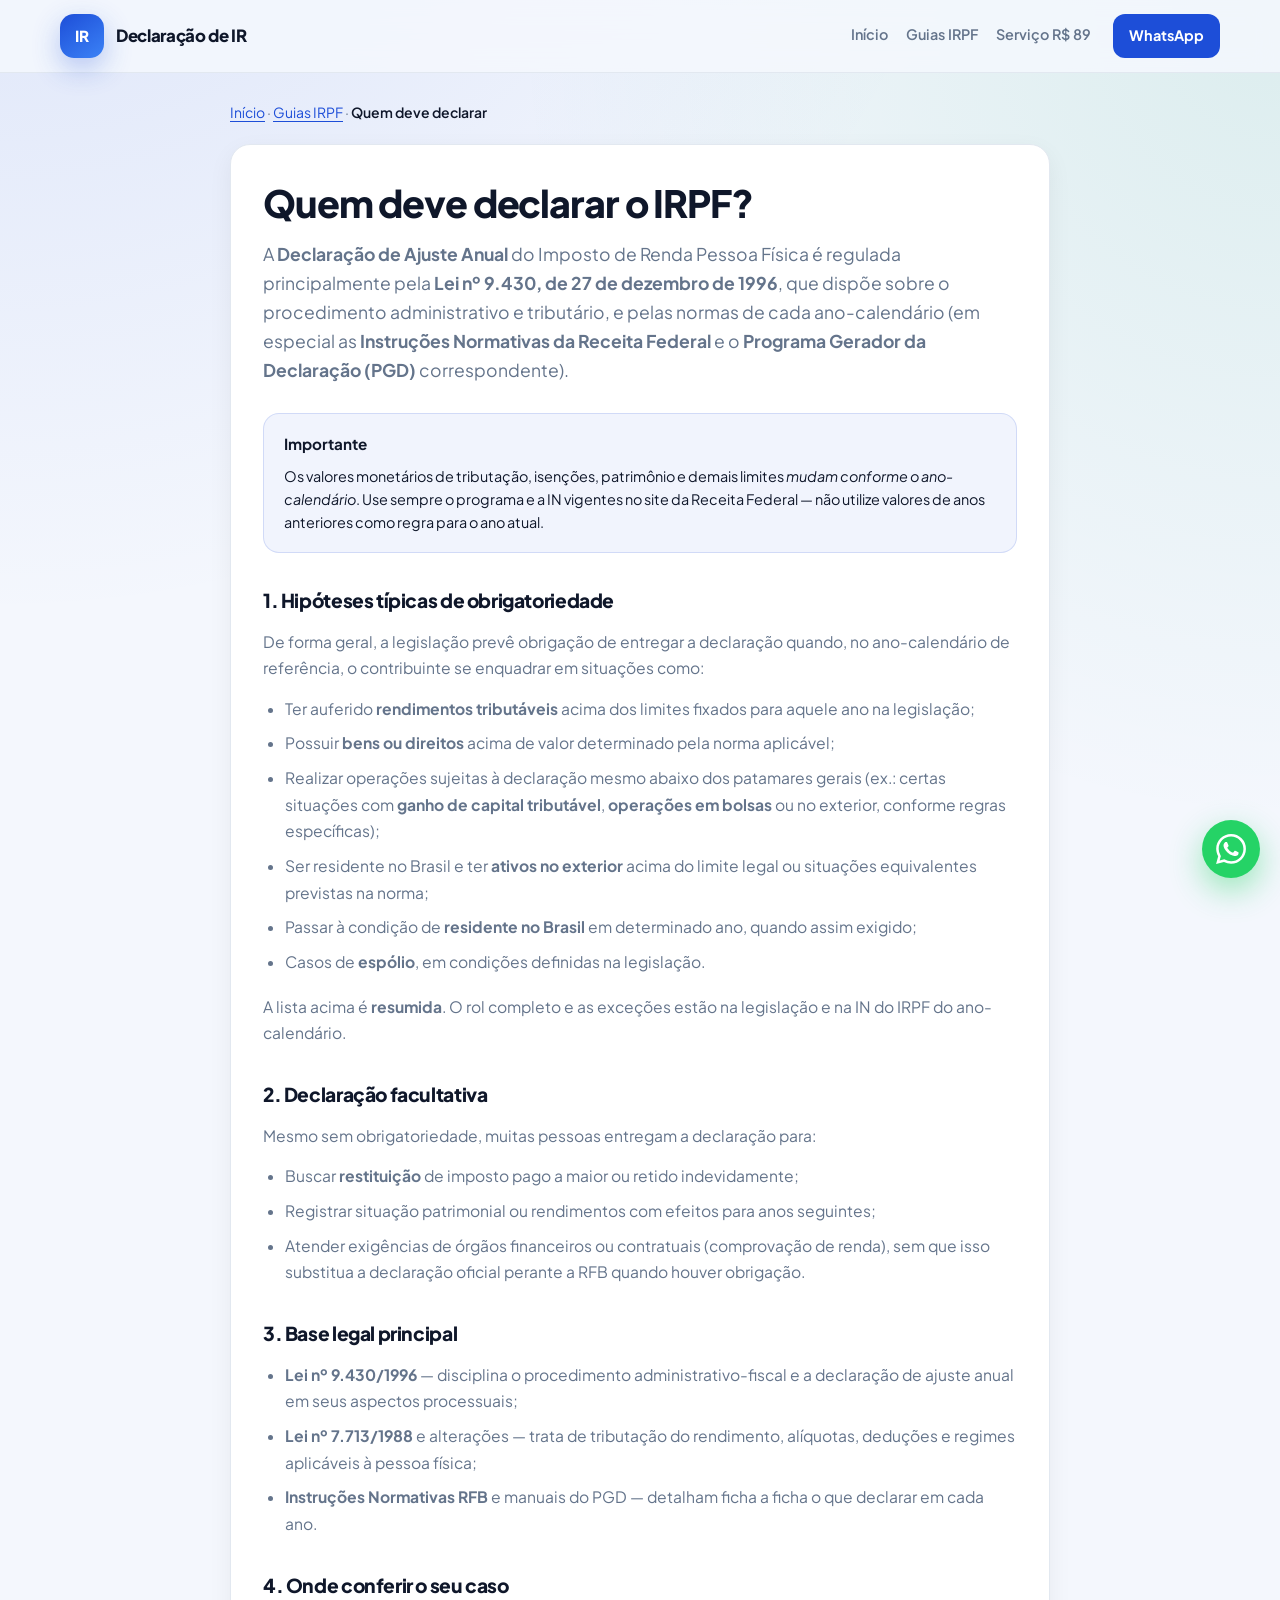
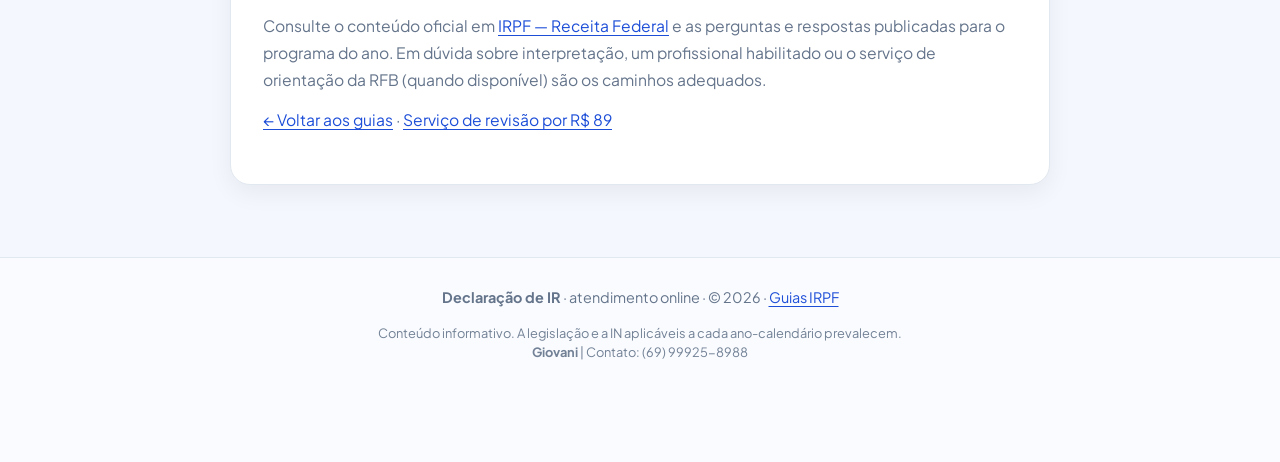
<file: guias/quem-deve-declarar.html>
﻿<!DOCTYPE html>
<html lang="pt-BR">
<head>
  <meta charset="UTF-8" />
  <meta name="viewport" content="width=device-width, initial-scale=1.0" />
  <meta name="theme-color" content="#1d4ed8" />
  <title>Quem deve declarar IRPF? Obrigatoriedade e legislação | Guia</title>
  <meta name="description" content="Entenda em linhas gerais quem é obrigado a entregar a Declaração de Ajuste Anual do IRPF, com base na Lei nº 9.430/1996 e na legislação vigente. Consulte sempre a Receita Federal." />
  <meta name="robots" content="index, follow" />
  <link rel="canonical" href="https://declarafacil-irpf.vercel.app/guias/quem-deve-declarar.html" />
  <link rel="preconnect" href="https://fonts.googleapis.com" />
  <link rel="preconnect" href="https://fonts.gstatic.com" crossorigin />
  <link href="https://fonts.googleapis.com/css2?family=Plus+Jakarta+Sans:ital,wght@0,400;0,600;0,700;0,800;1,400&display=swap" rel="stylesheet" />
  <link rel="stylesheet" href="../estilos.css" />
  <script type="application/ld+json">
    {
      "@context": "https://schema.org",
      "@graph": [
        {
          "@type": "WebPage",
          "@id": "https://declarafacil-irpf.vercel.app/guias/quem-deve-declarar.html#webpage",
          "url": "https://declarafacil-irpf.vercel.app/guias/quem-deve-declarar.html",
          "name": "Quem deve declarar IRPF?",
          "isPartOf": { "@id": "https://declarafacil-irpf.vercel.app/#website" },
          "inLanguage": "pt-BR"
        },
        {
          "@type": "BreadcrumbList",
          "itemListElement": [
            { "@type": "ListItem", "position": 1, "name": "Início", "item": "https://declarafacil-irpf.vercel.app/" },
            { "@type": "ListItem", "position": 2, "name": "Guias IRPF", "item": "https://declarafacil-irpf.vercel.app/guias/" },
            { "@type": "ListItem", "position": 3, "name": "Quem deve declarar", "item": "https://declarafacil-irpf.vercel.app/guias/quem-deve-declarar.html" }
          ]
        }
      ]
    }
  </script>
</head>
<body>
  <header class="header">
    <div class="container header__content">
      <a class="brand" href="/" aria-label="Declaração de IR — início">
        <span class="brand__logo" aria-hidden="true">IR</span>
        <span>Declaração de IR</span>
      </a>
      <nav class="nav" aria-label="Navegação principal">
        <a href="/">Início</a>
        <a href="/guias/">Guias IRPF</a>
        <a href="/#valor">Serviço R$ 89</a>
        <a href="https://wa.me/5569999258988?text=Ol%C3%A1%21%20D%C3%BAvida%20sobre%20obrigatoriedade%20de%20declarar%20IRPF." class="nav__cta" target="_blank" rel="noopener noreferrer">WhatsApp</a>
      </nav>
    </div>
  </header>

  <main class="page-main" id="conteudo">
    <div class="container">
      <nav class="breadcrumb" aria-label="Trilha de navegação">
        <a href="/">Início</a> · <a href="/guias/">Guias IRPF</a> · <span>Quem deve declarar</span>
      </nav>

      <article class="article">
        <h1>Quem deve declarar o IRPF?</h1>
        <p class="lead">
          A <strong>Declaração de Ajuste Anual</strong> do Imposto de Renda Pessoa Física é regulada principalmente pela
          <strong>Lei nº 9.430, de 27 de dezembro de 1996</strong>, que dispõe sobre o procedimento administrativo e tributário,
          e pelas normas de cada ano-calendário (em especial as <strong>Instruções Normativas da Receita Federal</strong> e o
          <strong>Programa Gerador da Declaração (PGD)</strong> correspondente).
        </p>

        <div class="legal-box">
          <strong>Importante</strong>
          Os valores monetários de tributação, isenções, patrimônio e demais limites <em>mudam conforme o ano-calendário</em>.
          Use sempre o programa e a IN vigentes no site da Receita Federal — não utilize valores de anos anteriores como regra para o ano atual.
        </div>

        <h2>1. Hipóteses típicas de obrigatoriedade</h2>
        <p>De forma geral, a legislação prevê obrigação de entregar a declaração quando, no ano-calendário de referência, o contribuinte se enquadrar em situações como:</p>
        <ul>
          <li>Ter auferido <strong>rendimentos tributáveis</strong> acima dos limites fixados para aquele ano na legislação;</li>
          <li>Possuir <strong>bens ou direitos</strong> acima de valor determinado pela norma aplicável;</li>
          <li>Realizar operações sujeitas à declaração mesmo abaixo dos patamares gerais (ex.: certas situações com <strong>ganho de capital tributável</strong>, <strong>operações em bolsas</strong> ou no exterior, conforme regras específicas);</li>
          <li>Ser residente no Brasil e ter <strong>ativos no exterior</strong> acima do limite legal ou situações equivalentes previstas na norma;</li>
          <li>Passar à condição de <strong>residente no Brasil</strong> em determinado ano, quando assim exigido;</li>
          <li>Casos de <strong>espólio</strong>, em condições definidas na legislação.</li>
        </ul>
        <p>A lista acima é <strong>resumida</strong>. O rol completo e as exceções estão na legislação e na IN do IRPF do ano-calendário.</p>

        <h2>2. Declaração facultativa</h2>
        <p>Mesmo sem obrigatoriedade, muitas pessoas entregam a declaração para:</p>
        <ul>
          <li>Buscar <strong>restituição</strong> de imposto pago a maior ou retido indevidamente;</li>
          <li>Registrar situação patrimonial ou rendimentos com efeitos para anos seguintes;</li>
          <li>Atender exigências de órgãos financeiros ou contratuais (comprovação de renda), sem que isso substitua a declaração oficial perante a RFB quando houver obrigação.</li>
        </ul>

        <h2>3. Base legal principal</h2>
        <ul>
          <li><strong>Lei nº 9.430/1996</strong> — disciplina o procedimento administrativo-fiscal e a declaração de ajuste anual em seus aspectos processuais;</li>
          <li><strong>Lei nº 7.713/1988</strong> e alterações — trata de tributação do rendimento, alíquotas, deduções e regimes aplicáveis à pessoa física;</li>
          <li><strong>Instruções Normativas RFB</strong> e manuais do PGD — detalham ficha a ficha o que declarar em cada ano.</li>
        </ul>

        <h2>4. Onde conferir o seu caso</h2>
        <p>
          Consulte o conteúdo oficial em
          <a href="https://www.gov.br/receitafederal/pt-br/assuntos/meu-imposto-de-renda" target="_blank" rel="noopener noreferrer">IRPF — Receita Federal</a>
          e as perguntas e respostas publicadas para o programa do ano. Em dúvida sobre interpretação, um profissional habilitado ou o serviço de orientação da RFB (quando disponível) são os caminhos adequados.
        </p>
        <p><a href="/guias/">← Voltar aos guias</a> · <a href="/">Serviço de revisão por R$ 89</a></p>
      </article>
    </div>
  </main>

  <footer class="footer">
    <div class="container">
      <p style="margin: 0;"><strong>Declaração de IR</strong> · atendimento online · © 2026 · <a href="/guias/">Guias IRPF</a></p>
      <p class="footer__disclaimer">
        Conteúdo informativo. A legislação e a IN aplicáveis a cada ano-calendário prevalecem.<br>
        <strong>Giovani</strong> | Contato: (69) 99925-8988
      </p>
    </div>
  </footer>

  <a class="wa-float" href="https://wa.me/5569999258988?text=Ol%C3%A1%21%20D%C3%BAvida%20sobre%20obrigatoriedade%20IRPF." target="_blank" rel="noopener noreferrer" aria-label="Conversar no WhatsApp">
    <svg viewBox="0 0 24 24" aria-hidden="true"><path d="M17.472 14.382c-.297-.149-1.758-.867-2.03-.967-.273-.099-.471-.148-.67.15-.197.297-.767.966-.94 1.164-.173.199-.347.223-.644.075-.297-.15-1.255-.463-2.39-1.475-.883-.788-1.48-1.761-1.653-2.059-.173-.297-.018-.458.13-.606.134-.133.298-.347.446-.52.149-.174.198-.298.298-.497.099-.198.05-.371-.025-.52-.075-.149-.669-1.612-.916-2.207-.242-.579-.487-.5-.669-.51-.173-.008-.371-.01-.57-.01-.198 0-.52.074-.792.372-.272.297-1.04 1.016-1.04 2.479 0 1.462 1.065 2.875 1.213 3.074.149.198 2.096 3.2 5.077 4.487.709.306 1.262.489 1.694.625.712.227 1.36.195 1.871.118.571-.085 1.758-.719 2.006-1.413.248-.694.248-1.289.173-1.413-.074-.124-.272-.198-.57-.347m-5.421 7.403h-.004a9.87 9.87 0 01-5.031-1.378l-.361-.214-3.741.982.998-3.648-.235-.374a9.86 9.86 0 01-1.51-5.26c.001-5.45 4.436-9.884 9.888-9.884 2.64 0 5.122 1.03 6.988 2.898a9.825 9.825 0 012.893 6.994c-.003 5.45-4.435 9.884-9.885 9.884m8.413-18.297A11.815 11.815 0 0012.05 0C5.495 0 .16 5.335.157 11.892c0 2.096.547 4.142 1.588 5.945L.057 24l6.305-1.654a11.882 11.882 0 005.683 1.448h.005c6.554 0 11.89-5.335 11.893-11.893a11.821 11.821 0 00-3.48-8.413z"/></svg>
  </a>
</body>
</html>
</file>
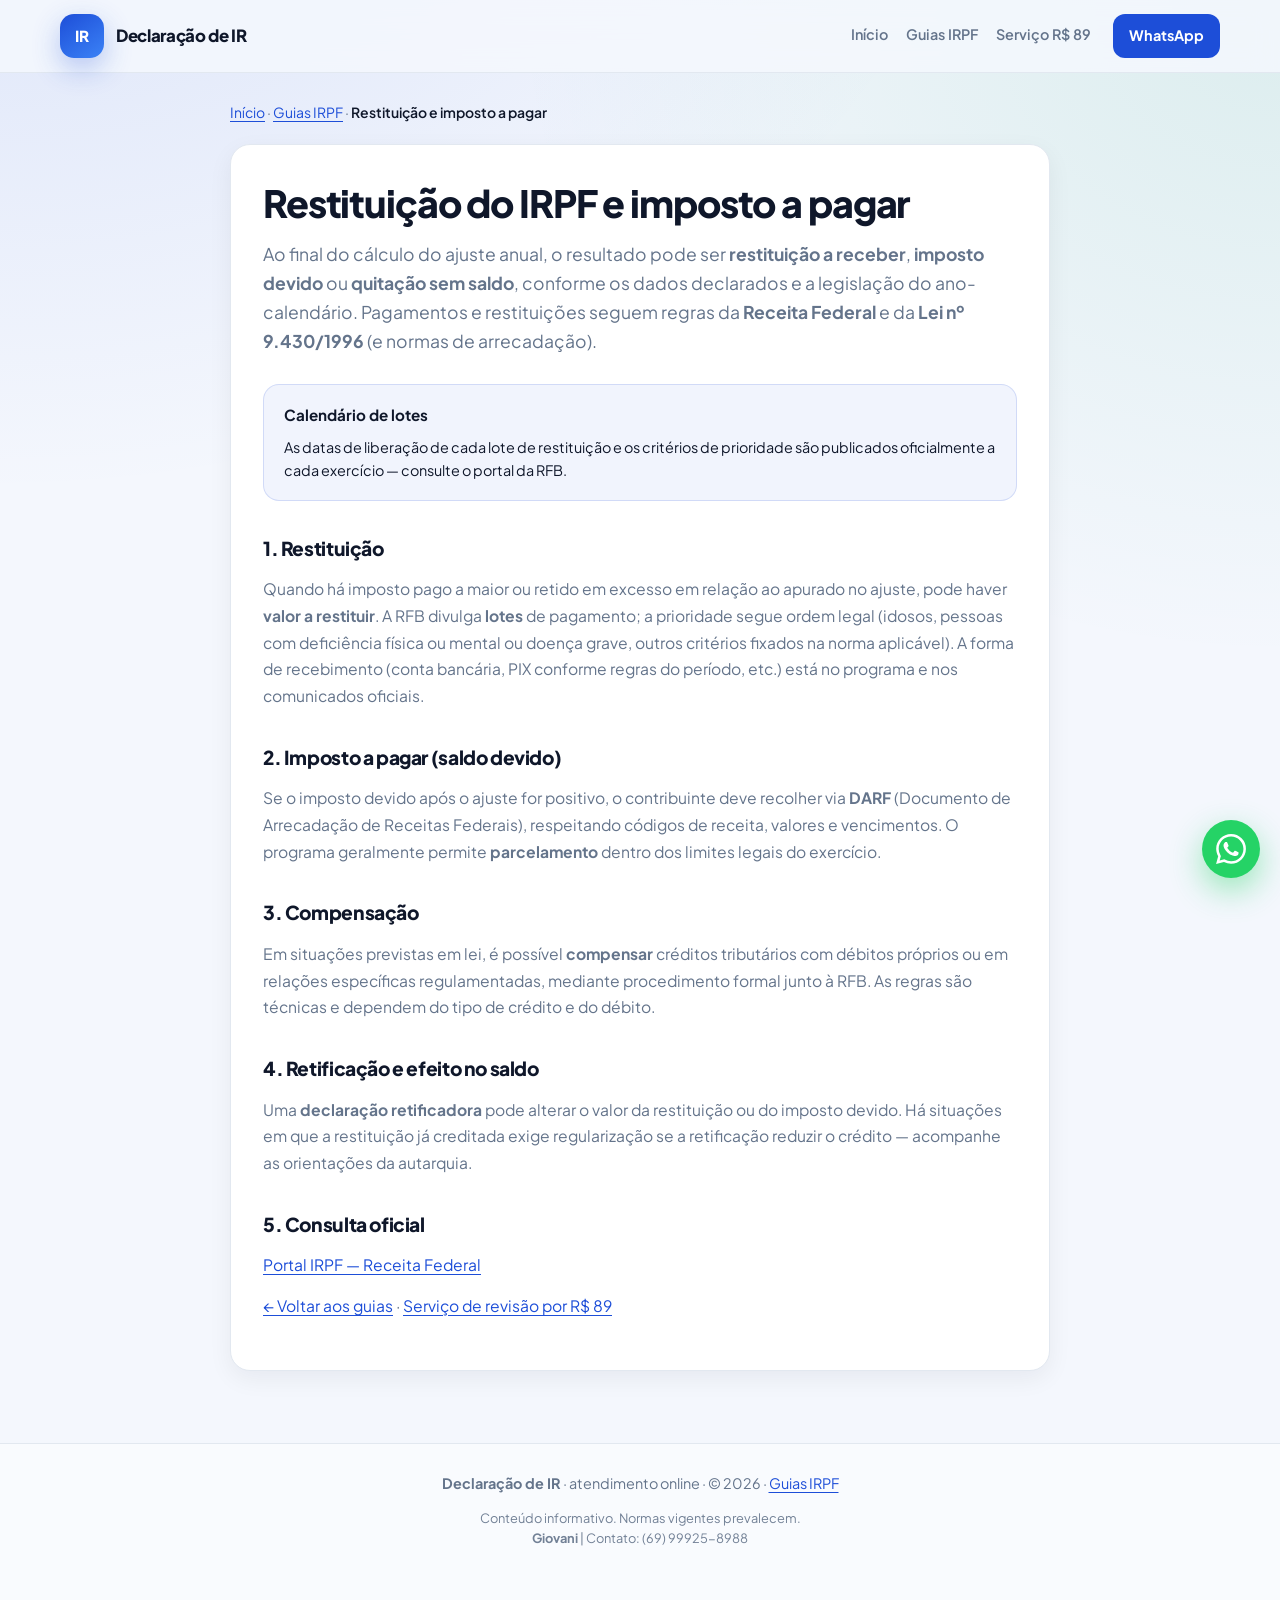
<file: guias/restituicao-e-imposto-pagar.html>
﻿<!DOCTYPE html>
<html lang="pt-BR">
<head>
  <meta charset="UTF-8" />
  <meta name="viewport" content="width=device-width, initial-scale=1.0" />
  <meta name="theme-color" content="#1d4ed8" />
  <title>Restituição do IRPF e imposto a pagar (DARF) | Guia</title>
  <meta name="description" content="Restituição em lotes, prioridades legais, imposto a pagar com DARF e compensações no IRPF — visão geral conforme legislação e Receita Federal." />
  <meta name="robots" content="index, follow" />
  <link rel="canonical" href="https://declarafacil-irpf.vercel.app/guias/restituicao-e-imposto-pagar.html" />
  <link rel="preconnect" href="https://fonts.googleapis.com" />
  <link rel="preconnect" href="https://fonts.gstatic.com" crossorigin />
  <link href="https://fonts.googleapis.com/css2?family=Plus+Jakarta+Sans:ital,wght@0,400;0,600;0,700;0,800;1,400&display=swap" rel="stylesheet" />
  <link rel="stylesheet" href="../estilos.css" />
  <script type="application/ld+json">
    {
      "@context": "https://schema.org",
      "@graph": [
        {
          "@type": "WebPage",
          "@id": "https://declarafacil-irpf.vercel.app/guias/restituicao-e-imposto-pagar.html#webpage",
          "url": "https://declarafacil-irpf.vercel.app/guias/restituicao-e-imposto-pagar.html",
          "name": "Restituição e imposto a pagar no IRPF",
          "isPartOf": { "@id": "https://declarafacil-irpf.vercel.app/#website" },
          "inLanguage": "pt-BR"
        },
        {
          "@type": "BreadcrumbList",
          "itemListElement": [
            { "@type": "ListItem", "position": 1, "name": "Início", "item": "https://declarafacil-irpf.vercel.app/" },
            { "@type": "ListItem", "position": 2, "name": "Guias IRPF", "item": "https://declarafacil-irpf.vercel.app/guias/" },
            { "@type": "ListItem", "position": 3, "name": "Restituição e imposto a pagar", "item": "https://declarafacil-irpf.vercel.app/guias/restituicao-e-imposto-pagar.html" }
          ]
        }
      ]
    }
  </script>
</head>
<body>
  <header class="header">
    <div class="container header__content">
      <a class="brand" href="/" aria-label="Declaração de IR — início">
        <span class="brand__logo" aria-hidden="true">IR</span>
        <span>Declaração de IR</span>
      </a>
      <nav class="nav" aria-label="Navegação principal">
        <a href="/">Início</a>
        <a href="/guias/">Guias IRPF</a>
        <a href="/#valor">Serviço R$ 89</a>
        <a href="https://wa.me/5569999258988?text=Ol%C3%A1%21%20D%C3%BAvida%20sobre%20restitui%C3%A7%C3%A3o%20ou%20imposto%20a%20pagar%20IRPF." class="nav__cta" target="_blank" rel="noopener noreferrer">WhatsApp</a>
      </nav>
    </div>
  </header>

  <main class="page-main" id="conteudo">
    <div class="container">
      <nav class="breadcrumb" aria-label="Trilha de navegação">
        <a href="/">Início</a> · <a href="/guias/">Guias IRPF</a> · <span>Restituição e imposto a pagar</span>
      </nav>

      <article class="article">
        <h1>Restituição do IRPF e imposto a pagar</h1>
        <p class="lead">
          Ao final do cálculo do ajuste anual, o resultado pode ser <strong>restituição a receber</strong>, <strong>imposto devido</strong> ou <strong>quitação sem saldo</strong>,
          conforme os dados declarados e a legislação do ano-calendário. Pagamentos e restituições seguem regras da <strong>Receita Federal</strong> e da
          <strong>Lei nº 9.430/1996</strong> (e normas de arrecadação).
        </p>

        <div class="legal-box">
          <strong>Calendário de lotes</strong>
          As datas de liberação de cada lote de restituição e os critérios de prioridade são publicados oficialmente a cada exercício — consulte o portal da RFB.
        </div>

        <h2>1. Restituição</h2>
        <p>
          Quando há imposto pago a maior ou retido em excesso em relação ao apurado no ajuste, pode haver <strong>valor a restituir</strong>. A RFB divulga
          <strong>lotes</strong> de pagamento; a prioridade segue ordem legal (idosos, pessoas com deficiência física ou mental ou doença grave, outros critérios fixados na norma aplicável).
          A forma de recebimento (conta bancária, PIX conforme regras do período, etc.) está no programa e nos comunicados oficiais.
        </p>

        <h2>2. Imposto a pagar (saldo devido)</h2>
        <p>
          Se o imposto devido após o ajuste for positivo, o contribuinte deve recolher via <strong>DARF</strong> (Documento de Arrecadação de Receitas Federais),
          respeitando códigos de receita, valores e vencimentos. O programa geralmente permite <strong>parcelamento</strong> dentro dos limites legais do exercício.
        </p>

        <h2>3. Compensação</h2>
        <p>
          Em situações previstas em lei, é possível <strong>compensar</strong> créditos tributários com débitos próprios ou em relações específicas regulamentadas,
          mediante procedimento formal junto à RFB. As regras são técnicas e dependem do tipo de crédito e do débito.
        </p>

        <h2>4. Retificação e efeito no saldo</h2>
        <p>
          Uma <strong>declaração retificadora</strong> pode alterar o valor da restituição ou do imposto devido. Há situações em que a restituição já creditada exige
          regularização se a retificação reduzir o crédito — acompanhe as orientações da autarquia.
        </p>

        <h2>5. Consulta oficial</h2>
        <p>
          <a href="https://www.gov.br/receitafederal/pt-br/assuntos/meu-imposto-de-renda" target="_blank" rel="noopener noreferrer">Portal IRPF — Receita Federal</a>
        </p>
        <p><a href="/guias/">← Voltar aos guias</a> · <a href="/">Serviço de revisão por R$ 89</a></p>
      </article>
    </div>
  </main>

  <footer class="footer">
    <div class="container">
      <p style="margin: 0;"><strong>Declaração de IR</strong> · atendimento online · © 2026 · <a href="/guias/">Guias IRPF</a></p>
      <p class="footer__disclaimer">
        Conteúdo informativo. Normas vigentes prevalecem.<br>
        <strong>Giovani</strong> | Contato: (69) 99925-8988
      </p>
    </div>
  </footer>

  <a class="wa-float" href="https://wa.me/5569999258988?text=Ol%C3%A1%21%20D%C3%BAvida%20sobre%20restitui%C3%A7%C3%A3o%20IRPF." target="_blank" rel="noopener noreferrer" aria-label="Conversar no WhatsApp">
    <svg viewBox="0 0 24 24" aria-hidden="true"><path d="M17.472 14.382c-.297-.149-1.758-.867-2.03-.967-.273-.099-.471-.148-.67.15-.197.297-.767.966-.94 1.164-.173.199-.347.223-.644.075-.297-.15-1.255-.463-2.39-1.475-.883-.788-1.48-1.761-1.653-2.059-.173-.297-.018-.458.13-.606.134-.133.298-.347.446-.52.149-.174.198-.298.298-.497.099-.198.05-.371-.025-.52-.075-.149-.669-1.612-.916-2.207-.242-.579-.487-.5-.669-.51-.173-.008-.371-.01-.57-.01-.198 0-.52.074-.792.372-.272.297-1.04 1.016-1.04 2.479 0 1.462 1.065 2.875 1.213 3.074.149.198 2.096 3.2 5.077 4.487.709.306 1.262.489 1.694.625.712.227 1.36.195 1.871.118.571-.085 1.758-.719 2.006-1.413.248-.694.248-1.289.173-1.413-.074-.124-.272-.198-.57-.347m-5.421 7.403h-.004a9.87 9.87 0 01-5.031-1.378l-.361-.214-3.741.982.998-3.648-.235-.374a9.86 9.86 0 01-1.51-5.26c.001-5.45 4.436-9.884 9.888-9.884 2.64 0 5.122 1.03 6.988 2.898a9.825 9.825 0 012.893 6.994c-.003 5.45-4.435 9.884-9.885 9.884m8.413-18.297A11.815 11.815 0 0012.05 0C5.495 0 .16 5.335.157 11.892c0 2.096.547 4.142 1.588 5.945L.057 24l6.305-1.654a11.882 11.882 0 005.683 1.448h.005c6.554 0 11.89-5.335 11.893-11.893a11.821 11.821 0 00-3.48-8.413z"/></svg>
  </a>
</body>
</html>
</file>
<file: estilos.css>
﻿:root {
      --bg: #f4f7fd;
      --surface: #ffffff;
      --text: #0f172a;
      --muted: #64748b;
      --primary: #1d4ed8;
      --primary-dark: #1e40af;
      --accent: #059669;
      --accent-soft: rgba(5, 150, 105, 0.12);
      --border: #e2e8f0;
      --shadow: 0 20px 50px rgba(15, 23, 42, 0.08);
      --shadow-sm: 0 8px 24px rgba(15, 23, 42, 0.06);
      --radius: 20px;
      --max-width: 1160px;
      --font: "Plus Jakarta Sans", system-ui, -apple-system, sans-serif;
      --wa: #25d366;
    }

    * {
      box-sizing: border-box;
    }

    html {
      scroll-behavior: smooth;
    }

    @media (prefers-reduced-motion: reduce) {
      html {
        scroll-behavior: auto;
      }
      *,
      *::before,
      *::after {
        animation-duration: 0.01ms !important;
        transition-duration: 0.01ms !important;
      }
    }

    body {
      margin: 0;
      font-family: var(--font);
      color: var(--text);
      background:
        radial-gradient(ellipse 80% 50% at 0% -20%, rgba(29, 78, 216, 0.14), transparent),
        radial-gradient(ellipse 60% 40% at 100% 0%, rgba(5, 150, 105, 0.1), transparent),
        var(--bg);
      line-height: 1.65;
      font-size: 1rem;
    }

    main {
      scroll-margin-top: 90px;
    }

    a {
      text-decoration: none;
      color: inherit;
    }

    .container {
      width: min(100% - 32px, var(--max-width));
      margin: 0 auto;
    }

    .header {
      position: sticky;
      top: 0;
      z-index: 100;
      backdrop-filter: blur(14px);
      -webkit-backdrop-filter: blur(14px);
      background: rgba(244, 247, 253, 0.88);
      border-bottom: 1px solid var(--border);
    }

    .header__content {
      display: flex;
      align-items: center;
      justify-content: space-between;
      padding: 14px 0;
      gap: 16px;
      flex-wrap: wrap;
    }

    .brand {
      display: flex;
      align-items: center;
      gap: 12px;
      font-weight: 800;
      font-size: 1.05rem;
      letter-spacing: -0.02em;
    }

    .brand__logo {
      width: 44px;
      height: 44px;
      border-radius: 14px;
      background: linear-gradient(145deg, var(--primary), #3b82f6);
      display: grid;
      place-items: center;
      color: #fff;
      box-shadow: 0 10px 28px rgba(29, 78, 216, 0.3);
      font-size: 0.95rem;
      font-weight: 800;
    }

    .nav {
      display: flex;
      gap: 8px 18px;
      color: var(--muted);
      font-size: 0.9rem;
      font-weight: 600;
      flex-wrap: wrap;
      align-items: center;
      justify-content: flex-end;
    }

    .nav a {
      padding: 6px 0;
      border-bottom: 2px solid transparent;
      transition: color 0.2s, border-color 0.2s;
    }

    .nav a:hover,
    .nav a:focus-visible {
      color: var(--primary);
      border-bottom-color: rgba(29, 78, 216, 0.35);
      outline: none;
    }

    .nav .nav__cta {
      margin-left: 4px;
      padding: 10px 16px;
      border-radius: 12px;
      background: var(--primary);
      color: #fff;
      border: none;
      font-weight: 700;
    }

    .nav .nav__cta:hover {
      background: var(--primary-dark);
      color: #fff;
      border-bottom-color: transparent;
    }

    .hero {
      padding: 56px 0 40px;
    }

    .hero__grid {
      display: grid;
      grid-template-columns: 1.15fr 0.85fr;
      gap: 40px;
      align-items: start;
    }

    .badge {
      display: inline-flex;
      align-items: center;
      gap: 8px;
      padding: 8px 14px;
      border-radius: 999px;
      background: var(--accent-soft);
      color: #047857;
      font-weight: 700;
      font-size: 0.85rem;
      margin-bottom: 20px;
    }

    h1 {
      margin: 0 0 18px;
      font-size: clamp(2rem, 4.5vw, 3.35rem);
      line-height: 1.08;
      letter-spacing: -0.035em;
      font-weight: 800;
    }

    .hero__text {
      font-size: 1.125rem;
      color: var(--muted);
      max-width: 54ch;
      margin: 0 0 26px;
    }

    .hero__visual {
      margin: 0 0 26px;
    }

    .hero__visual img {
      width: 100%;
      max-width: 560px;
      height: auto;
      border-radius: var(--radius);
      box-shadow: var(--shadow);
      display: block;
    }

    .price-highlight {
      display: inline-flex;
      flex-direction: column;
      gap: 2px;
      padding: 18px 22px;
      border-radius: var(--radius);
      background: linear-gradient(135deg, rgba(29, 78, 216, 0.08), rgba(59, 130, 246, 0.06));
      border: 1px solid rgba(29, 78, 216, 0.15);
      margin-bottom: 26px;
    }

    .price-highlight__label {
      font-size: 0.75rem;
      font-weight: 700;
      color: var(--muted);
      text-transform: uppercase;
      letter-spacing: 0.1em;
    }

    .price-highlight__value {
      font-size: 2.1rem;
      font-weight: 800;
      color: var(--primary);
      line-height: 1;
    }

    .price-highlight__note {
      font-size: 0.9rem;
      color: var(--muted);
    }

    .hero__actions {
      display: flex;
      flex-wrap: wrap;
      gap: 12px;
      margin-bottom: 28px;
    }

    .btn {
      display: inline-flex;
      align-items: center;
      justify-content: center;
      gap: 8px;
      padding: 15px 24px;
      border-radius: 14px;
      font-weight: 700;
      font-size: 0.95rem;
      transition: transform 0.2s, box-shadow 0.2s, background 0.2s, border-color 0.2s;
      border: 1px solid transparent;
      cursor: pointer;
      font-family: inherit;
    }

    .btn:focus-visible {
      outline: 2px solid var(--primary);
      outline-offset: 2px;
    }

    .btn--primary {
      background: var(--primary);
      color: #fff;
      box-shadow: 0 14px 32px rgba(29, 78, 216, 0.28);
    }

    .btn--primary:hover {
      background: var(--primary-dark);
      transform: translateY(-2px);
    }

    .btn--secondary {
      background: var(--surface);
      color: var(--primary);
      border-color: var(--border);
      box-shadow: var(--shadow-sm);
    }

    .btn--secondary:hover {
      border-color: var(--primary);
      transform: translateY(-2px);
    }

    .btn--wa {
      background: var(--wa);
      color: #fff;
      box-shadow: 0 12px 28px rgba(37, 211, 102, 0.35);
    }

    .btn--wa:hover {
      filter: brightness(1.05);
      transform: translateY(-2px);
    }

    .hero__stats {
      display: grid;
      grid-template-columns: repeat(3, minmax(0, 1fr));
      gap: 12px;
    }

    .stat {
      background: var(--surface);
      border: 1px solid var(--border);
      border-radius: 16px;
      padding: 16px 18px;
      box-shadow: var(--shadow-sm);
    }

    .stat strong {
      display: block;
      font-size: 1.25rem;
      margin-bottom: 2px;
      color: var(--primary);
      font-weight: 800;
    }

    .stat span {
      font-size: 0.88rem;
      color: var(--muted);
    }

    .hero__card {
      background: var(--surface);
      border: 1px solid var(--border);
      border-radius: 24px;
      padding: 28px;
      box-shadow: var(--shadow);
      position: sticky;
      top: 92px;
    }

    .card__title {
      margin: 0 0 10px;
      font-size: 1.25rem;
      font-weight: 800;
    }

    .card__list {
      list-style: none;
      padding: 0;
      margin: 18px 0 0;
      display: grid;
      gap: 14px;
    }

    .card__list li {
      display: flex;
      gap: 12px;
      align-items: flex-start;
      color: var(--muted);
      font-size: 0.95rem;
    }

    .check {
      width: 26px;
      height: 26px;
      border-radius: 999px;
      background: var(--accent-soft);
      color: var(--accent);
      display: grid;
      place-items: center;
      font-weight: 800;
      font-size: 0.75rem;
      flex: 0 0 auto;
    }

    .trust-strip {
      display: flex;
      flex-wrap: wrap;
      gap: 16px 28px;
      margin-top: 22px;
      padding-top: 22px;
      border-top: 1px solid var(--border);
      font-size: 0.85rem;
      color: var(--muted);
      font-weight: 600;
    }

    .trust-strip span {
      display: inline-flex;
      align-items: center;
      gap: 8px;
    }

    .section {
      padding: 28px 0 64px;
      scroll-margin-top: 90px;
    }

    .section__header {
      text-align: center;
      margin-bottom: 36px;
    }

    .section__header h2 {
      margin: 0 0 12px;
      font-size: clamp(1.65rem, 3vw, 2.35rem);
      font-weight: 800;
      letter-spacing: -0.03em;
    }

    .section__header p {
      margin: 0 auto;
      max-width: 58ch;
      color: var(--muted);
      font-size: 1.05rem;
    }

    .features {
      display: grid;
      grid-template-columns: repeat(3, minmax(0, 1fr));
      gap: 20px;
    }

    .feature {
      background: var(--surface);
      border: 1px solid var(--border);
      border-radius: var(--radius);
      padding: 26px;
      box-shadow: var(--shadow-sm);
      transition: box-shadow 0.25s, transform 0.25s;
    }

    .feature:hover {
      box-shadow: var(--shadow);
      transform: translateY(-2px);
    }

    .feature__icon {
      width: 52px;
      height: 52px;
      border-radius: 16px;
      display: grid;
      place-items: center;
      background: rgba(29, 78, 216, 0.1);
      font-size: 1.35rem;
      margin-bottom: 16px;
    }

    .feature h3 {
      margin: 0 0 8px;
      font-size: 1.1rem;
      font-weight: 800;
    }

    .feature p {
      margin: 0;
      color: var(--muted);
      font-size: 0.95rem;
    }

    .steps {
      display: grid;
      grid-template-columns: repeat(4, minmax(0, 1fr));
      gap: 16px;
    }

    .step {
      background: var(--surface);
      border: 1px solid var(--border);
      border-radius: 18px;
      padding: 22px;
      box-shadow: var(--shadow-sm);
    }

    .step__number {
      width: 42px;
      height: 42px;
      border-radius: 12px;
      background: linear-gradient(145deg, var(--primary), #3b82f6);
      color: #fff;
      display: grid;
      place-items: center;
      font-weight: 800;
      margin-bottom: 14px;
    }

    .step h3 {
      margin: 0 0 8px;
      font-size: 1.05rem;
      font-weight: 800;
    }

    .step p {
      margin: 0;
      color: var(--muted);
      font-size: 0.92rem;
    }

    .plans {
      display: grid;
      grid-template-columns: repeat(3, minmax(0, 1fr));
      gap: 20px;
      align-items: stretch;
    }

    .plans--single {
      grid-template-columns: 1fr;
      max-width: 460px;
      margin: 0 auto;
    }

    .plans--single .plan--featured {
      transform: none;
    }

    .plan {
      background: var(--surface);
      border: 1px solid var(--border);
      border-radius: 24px;
      padding: 28px 26px;
      box-shadow: var(--shadow-sm);
      display: flex;
      flex-direction: column;
      position: relative;
    }

    .plan--featured {
      border-color: var(--primary);
      box-shadow: 0 24px 50px rgba(29, 78, 216, 0.15);
      transform: scale(1.02);
    }

    .plan__tag {
      position: absolute;
      top: -12px;
      left: 50%;
      transform: translateX(-50%);
      background: var(--primary);
      color: #fff;
      font-size: 0.72rem;
      font-weight: 800;
      text-transform: uppercase;
      letter-spacing: 0.06em;
      padding: 6px 14px;
      border-radius: 999px;
    }

    .plan h3 {
      margin: 8px 0 6px;
      font-size: 1.2rem;
      font-weight: 800;
    }

    .plan__for {
      margin: 0 0 16px;
      color: var(--muted);
      font-size: 0.9rem;
    }

    .plan__price {
      font-size: 2rem;
      font-weight: 800;
      color: var(--primary);
      margin-bottom: 4px;
    }

    .plan__price small {
      font-size: 1rem;
      font-weight: 600;
      color: var(--muted);
    }

    .plan__note {
      font-size: 0.85rem;
      color: var(--muted);
      margin-bottom: 20px;
    }

    .plan ul {
      margin: 0 0 22px;
      padding-left: 1.1rem;
      color: var(--muted);
      font-size: 0.92rem;
      flex: 1;
    }

    .plan ul li {
      margin-bottom: 8px;
    }

    .faq {
      max-width: 720px;
      margin: 0 auto;
    }

    .faq-item {
      border: 1px solid var(--border);
      border-radius: 16px;
      margin-bottom: 12px;
      background: var(--surface);
      overflow: hidden;
      box-shadow: var(--shadow-sm);
    }

    .faq-item button {
      width: 100%;
      text-align: left;
      padding: 18px 22px;
      font-family: inherit;
      font-size: 1rem;
      font-weight: 700;
      background: transparent;
      border: none;
      cursor: pointer;
      display: flex;
      align-items: center;
      justify-content: space-between;
      gap: 16px;
      color: var(--text);
    }

    .faq-item button:focus-visible {
      outline: 2px solid var(--primary);
      outline-offset: -2px;
    }

    .faq-item button .faq__icon {
      font-size: 1.25rem;
      color: var(--primary);
      font-weight: 400;
      transition: transform 0.2s;
      flex-shrink: 0;
    }

    .faq-item.is-open button .faq__icon {
      transform: rotate(45deg);
    }

    .faq-item .faq__panel {
      display: none;
      padding: 0 22px 18px;
      color: var(--muted);
      font-size: 0.95rem;
      line-height: 1.6;
    }

    .faq-item.is-open .faq__panel {
      display: block;
    }

    .tabs-dif {
      max-width: 760px;
      margin: 0 auto;
    }

    .tabs-dif__list {
      display: flex;
      flex-wrap: wrap;
      gap: 6px;
      margin-bottom: 20px;
      padding: 4px;
      border-radius: 16px;
      background: rgba(255, 255, 255, 0.7);
      border: 1px solid var(--border);
    }

    .tabs-dif__tab {
      flex: 1 1 auto;
      min-width: min(100%, 140px);
      padding: 12px 16px;
      font-family: inherit;
      font-weight: 700;
      font-size: 0.88rem;
      border: none;
      border-radius: 12px;
      background: transparent;
      color: var(--muted);
      cursor: pointer;
      transition: background 0.2s, color 0.2s, box-shadow 0.2s;
    }

    .tabs-dif__tab:hover {
      color: var(--primary);
      background: rgba(29, 78, 216, 0.06);
    }

    .tabs-dif__tab:focus-visible {
      outline: 2px solid var(--primary);
      outline-offset: 2px;
    }

    .tabs-dif__tab[aria-selected="true"] {
      color: var(--primary);
      background: var(--surface);
      box-shadow: var(--shadow-sm);
    }

    .tabs-dif__panel {
      background: var(--surface);
      border: 1px solid var(--border);
      border-radius: var(--radius);
      padding: 28px 26px;
      box-shadow: var(--shadow-sm);
      text-align: left;
    }

    .tabs-dif__panel h3 {
      margin: 0 0 14px;
      font-size: 1.25rem;
      font-weight: 800;
      color: var(--text);
    }

    .tabs-dif__panel p {
      margin: 0 0 14px;
      color: var(--muted);
      font-size: 0.98rem;
      line-height: 1.65;
    }

    .tabs-dif__panel p:last-child {
      margin-bottom: 0;
    }

    .tabs-dif__panel ul {
      margin: 0 0 14px;
      padding-left: 1.25rem;
      color: var(--muted);
      font-size: 0.95rem;
    }

    .tabs-dif__panel li {
      margin-bottom: 8px;
    }

    .tabs-dif__callout {
      margin-top: 20px;
      padding: 18px 20px;
      border-radius: 16px;
      background: linear-gradient(135deg, rgba(5, 150, 105, 0.1), rgba(29, 78, 216, 0.08));
      border: 1px solid rgba(5, 150, 105, 0.2);
      font-size: 0.95rem;
      font-weight: 600;
      color: #0f172a;
      line-height: 1.55;
    }

    .cta {
      padding: 0 0 88px;
    }

    .cta__box {
      background: linear-gradient(145deg, #0f172a 0%, #1e3a8a 45%, #1d4ed8 100%);
      color: #fff;
      border-radius: 28px;
      padding: 40px 36px;
      box-shadow: 0 28px 60px rgba(15, 23, 42, 0.22);
      display: grid;
      grid-template-columns: 1.05fr 0.95fr;
      gap: 32px;
      align-items: center;
    }

    .cta__box h2 {
      margin: 0 0 14px;
      font-size: clamp(1.65rem, 3vw, 2.4rem);
      font-weight: 800;
      letter-spacing: -0.02em;
    }

    .cta__box > div > p {
      color: rgba(255, 255, 255, 0.88);
      margin: 0 0 22px;
      font-size: 1.05rem;
    }

    .cta__panel {
      background: rgba(255, 255, 255, 0.1);
      border: 1px solid rgba(255, 255, 255, 0.2);
      border-radius: 20px;
      padding: 24px;
    }

    .cta__panel strong {
      display: block;
      font-size: 1.1rem;
      margin-bottom: 12px;
    }

    .cta__panel ul {
      margin: 0;
      padding-left: 1.2rem;
      color: rgba(255, 255, 255, 0.92);
      font-size: 0.95rem;
    }

    .cta__panel li {
      margin-bottom: 8px;
    }

    .footer {
      padding: 28px 0 100px;
      color: var(--muted);
      font-size: 0.9rem;
      text-align: center;
      border-top: 1px solid var(--border);
      background: rgba(255, 255, 255, 0.5);
    }

    .footer__disclaimer {
      max-width: 640px;
      margin: 14px auto 0;
      font-size: 0.8rem;
      line-height: 1.5;
      opacity: 0.9;
    }

    .footer a {
      color: var(--primary);
      text-decoration: underline;
      text-underline-offset: 3px;
    }

    .footer a:hover {
      color: var(--primary-dark);
    }

    .wa-float {
      position: fixed;
      right: 20px;
      bottom: 22px;
      z-index: 90;
      width: 58px;
      height: 58px;
      border-radius: 999px;
      background: var(--wa);
      color: #fff;
      display: grid;
      place-items: center;
      box-shadow: 0 12px 32px rgba(37, 211, 102, 0.45);
      transition: transform 0.2s, box-shadow 0.2s;
    }

    .wa-float:hover {
      transform: scale(1.06);
      box-shadow: 0 16px 40px rgba(37, 211, 102, 0.5);
    }

    .wa-float:focus-visible {
      outline: 3px solid #fff;
      outline-offset: 3px;
    }

    .wa-float svg {
      width: 30px;
      height: 30px;
      fill: currentColor;
    }

    @media (max-width: 960px) {
      .hero__grid,
      .cta__box {
        grid-template-columns: 1fr;
      }

      .hero__card {
        position: static;
      }

      .features,
      .steps,
      .plans:not(.plans--single) {
        grid-template-columns: repeat(2, minmax(0, 1fr));
      }

      .hero {
        padding-top: 40px;
      }
    }

    @media (max-width: 640px) {
      .header__content {
        flex-direction: column;
        align-items: stretch;
      }

      .nav {
        justify-content: center;
      }

      .nav .nav__cta {
        width: 100%;
        text-align: center;
        margin-left: 0;
        margin-top: 4px;
      }

      .hero__stats,
      .features,
      .steps,
      .plans:not(.plans--single) {
        grid-template-columns: 1fr;
      }

      .hero__actions {
        flex-direction: column;
      }

      .btn {
        width: 100%;
      }

      .cta__box {
        padding: 28px 22px;
      }
    }

    /* Páginas guia (conteúdo jurídico/informativo) */
    .page-main {
      padding: 28px 0 72px;
    }

    .breadcrumb {
      font-size: 0.875rem;
      color: var(--muted);
      margin: 0 0 20px;
      max-width: 820px;
      margin-left: auto;
      margin-right: auto;
    }

    .breadcrumb a {
      color: var(--primary);
      text-decoration: underline;
      text-underline-offset: 3px;
    }

    .breadcrumb span {
      color: var(--text);
      font-weight: 600;
    }

    .article {
      background: var(--surface);
      border: 1px solid var(--border);
      border-radius: var(--radius);
      padding: 36px 32px;
      box-shadow: var(--shadow-sm);
      max-width: 820px;
      margin: 0 auto;
    }

    .article h1 {
      margin: 0 0 16px;
      font-size: clamp(1.75rem, 3.2vw, 2.35rem);
      line-height: 1.15;
      letter-spacing: -0.03em;
      font-weight: 800;
    }

    .article .lead {
      font-size: 1.1rem;
      color: var(--muted);
      margin: 0 0 28px;
      line-height: 1.65;
    }

    .article > h2 {
      margin: 2rem 0 12px;
      font-size: 1.2rem;
      font-weight: 800;
      color: var(--text);
      letter-spacing: -0.02em;
    }

    .article p,
    .article li {
      color: var(--muted);
      font-size: 0.98rem;
      line-height: 1.7;
    }

    .article p {
      margin: 0 0 14px;
    }

    .article ul,
    .article ol {
      margin: 0 0 18px;
      padding-left: 1.35rem;
    }

    .article li {
      margin-bottom: 8px;
    }

    .article a {
      color: var(--primary);
      text-decoration: underline;
      text-underline-offset: 3px;
    }

    .article a:hover {
      color: var(--primary-dark);
    }

    .legal-box {
      margin: 24px 0;
      padding: 18px 20px;
      border-radius: 16px;
      background: rgba(29, 78, 216, 0.06);
      border: 1px solid rgba(29, 78, 216, 0.15);
      font-size: 0.9rem;
      color: var(--text);
      line-height: 1.6;
    }

    .legal-box strong {
      display: block;
      margin-bottom: 8px;
      font-size: 0.95rem;
    }

    .guide-grid {
      display: grid;
      gap: 16px;
      grid-template-columns: repeat(auto-fill, minmax(260px, 1fr));
      max-width: 900px;
      margin: 28px auto 0;
    }

    .guide-card {
      display: block;
      background: var(--surface);
      border: 1px solid var(--border);
      border-radius: 18px;
      padding: 22px 20px;
      box-shadow: var(--shadow-sm);
      transition: box-shadow 0.2s, transform 0.2s;
      text-decoration: none !important;
      color: inherit !important;
    }

    .guide-card:hover {
      box-shadow: var(--shadow);
      transform: translateY(-2px);
    }

    .guide-card h2 {
      margin: 0 0 8px;
      font-size: 1.05rem;
      font-weight: 800;
      color: var(--primary);
    }

    .guide-card p {
      margin: 0;
      font-size: 0.9rem;
      color: var(--muted);
      line-height: 1.55;
    }

    .nav__sub {
      font-size: 0.8rem;
      opacity: 0.95;
    }
</file>
